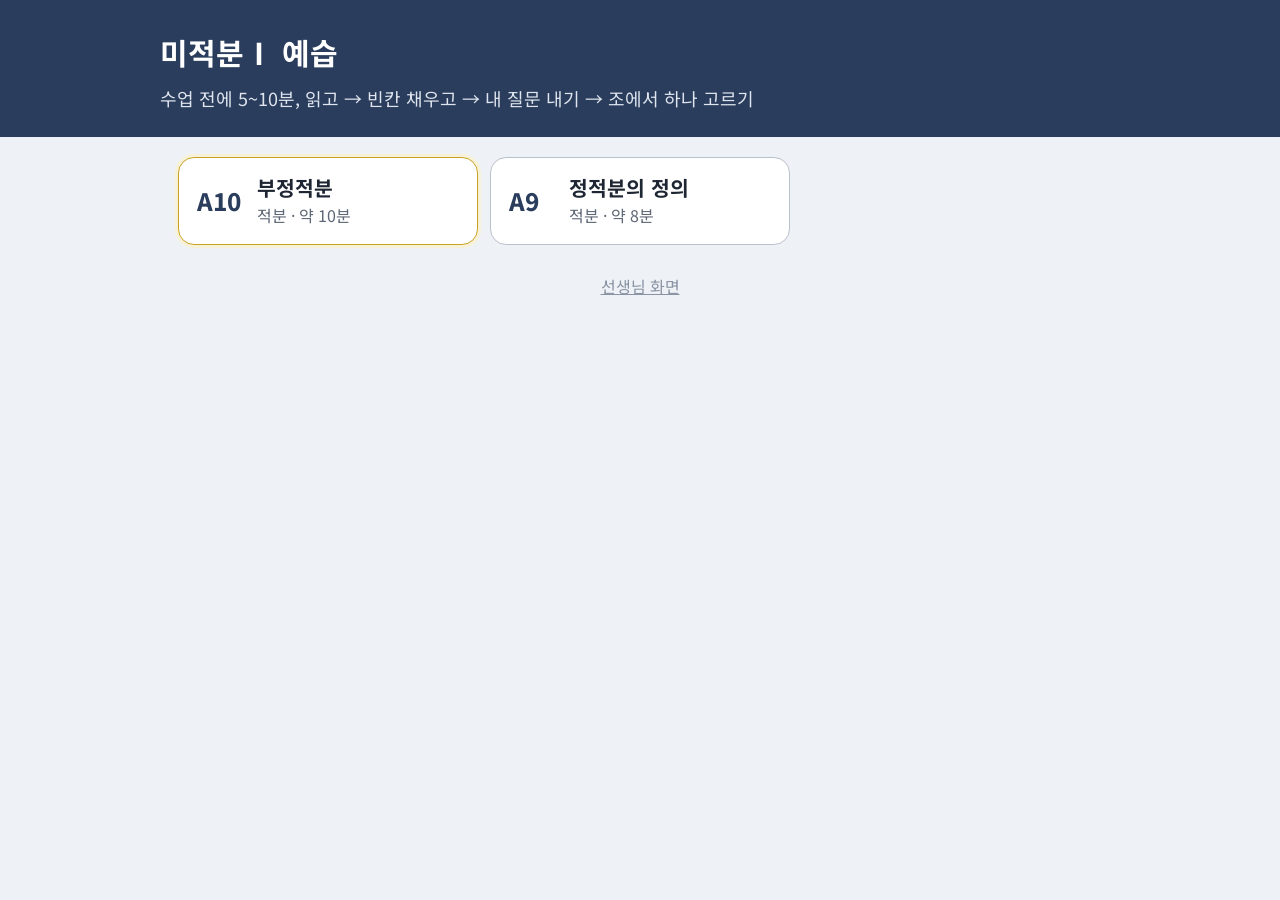
<file: site/index.html>
<!DOCTYPE html>
<html lang="ko">
<head>
<meta charset="utf-8">
<meta name="viewport" content="width=device-width,initial-scale=1,viewport-fit=cover">
<title>미적분Ⅰ 예습</title>
<link rel="preconnect" href="https://fonts.googleapis.com"><link rel="preconnect" href="https://fonts.gstatic.com" crossorigin>
<link href="https://fonts.googleapis.com/css2?family=Noto+Sans+KR:wght@400;500;700;800&display=swap" rel="stylesheet">
<link rel="stylesheet" href="assets/style.css">
<script src="config.js"></script>
</head>
<body>
<div class="hero"><div class="hin"><h1 id="ttl">미적분Ⅰ 예습</h1><p>수업 전에 5~10분, 읽고 → 빈칸 채우고 → 내 질문 내기 → 조에서 하나 고르기</p></div></div>
<div class="wrap">
  <div id="list"><p class="guide">예습 목록을 불러오는 중…</p></div>
  <div class="foot"><a href="teacher.html">선생님 화면</a></div>
</div>
<script>
(function () {
  var C = window.YESEUP_CONFIG || {};
  document.getElementById("ttl").textContent = (C.COURSE || "미적분Ⅰ") + " 예습";
  function esc(s) { return String(s).replace(/[&<>"']/g, function (c) { return { "&": "&amp;", "<": "&lt;", ">": "&gt;", '"': "&quot;", "'": "&#39;" }[c]; }); }
  function stateOf(id) { try { return JSON.parse(localStorage.getItem("yeseup_" + id)) || {}; } catch (e) { return {}; } }
  fetch("lessons.json", { cache: "no-cache" }).then(function (r) { return r.json(); }).then(function (ls) {
    ls = ls.slice().reverse(); // 최근 차시가 위로
    document.getElementById("list").innerHTML = ls.map(function (l, i) {
      var s = stateOf(l.id), st = s.submitted ? "질문 냄 ✓" : (s.blanks && Object.keys(s.blanks).length ? "하는 중" : "");
      return '<a class="lesson' + (i === 0 ? " new" : "") + '" href="' + esc(l.file) + '"><span class="no">' + esc(l.id) + '</span><span><div class="t">' + esc(l.title) +
        '</div><div class="s">' + esc(l.unit || "") + " · 약 " + (l.minutes || 7) + '분</div></span><span class="st' + (s.submitted ? " on" : "") + '">' + st + "</span></a>";
    }).join("");
  }).catch(function () {
    document.getElementById("list").innerHTML = '<p class="guide">목록을 불러오지 못했어. 잠시 뒤 새로고침해 줘.</p>';
  });
})();
</script>
</body>
</html>
</file>
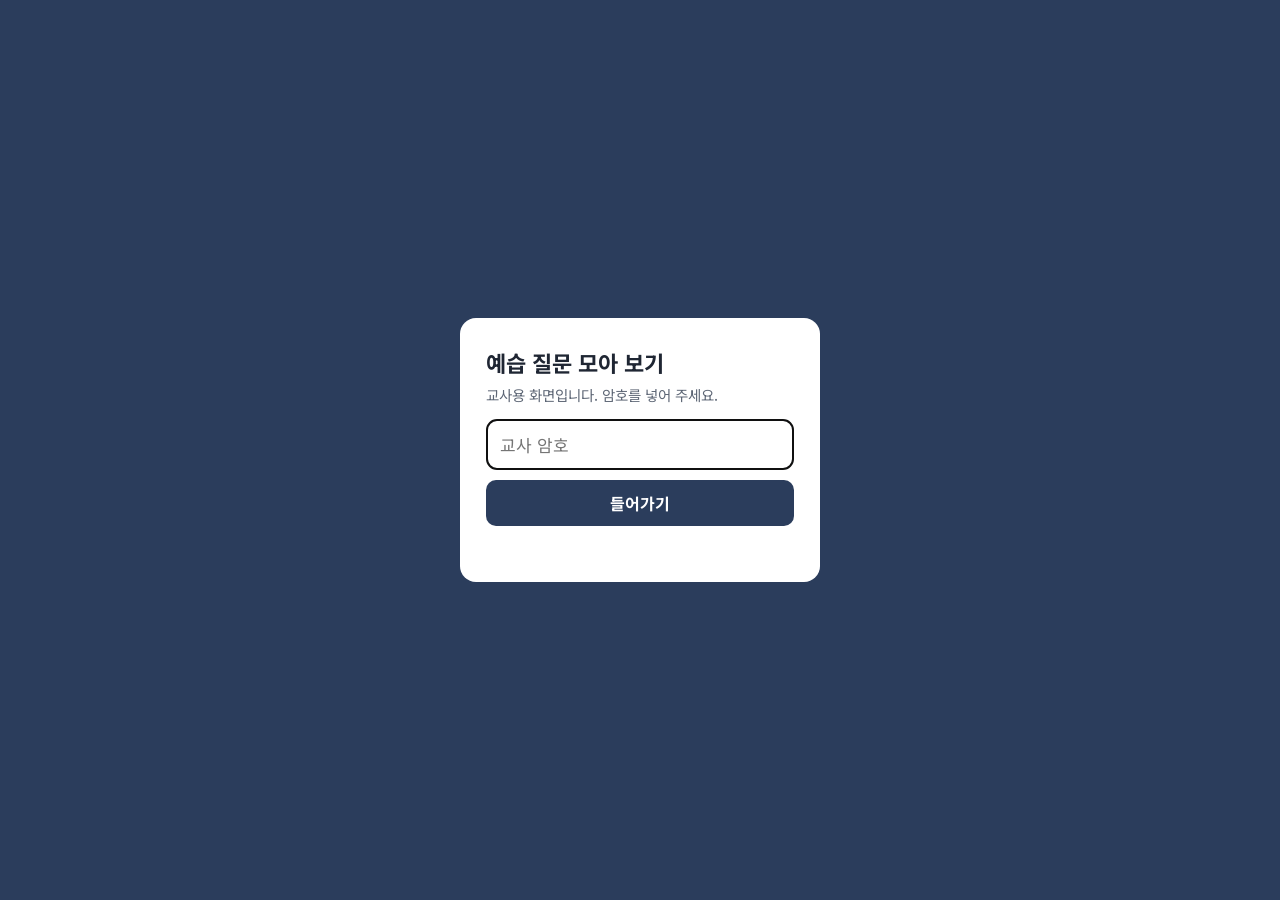
<file: site/teacher.html>
<!DOCTYPE html>
<html lang="ko">
<head>
<meta charset="utf-8">
<meta name="viewport" content="width=device-width,initial-scale=1">
<meta name="robots" content="noindex">
<title>예습 질문 모아 보기 · 교사</title>
<link rel="preconnect" href="https://fonts.googleapis.com"><link rel="preconnect" href="https://fonts.gstatic.com" crossorigin>
<link href="https://fonts.googleapis.com/css2?family=Noto+Sans+KR:wght@400;500;700;800&display=swap" rel="stylesheet">
<link rel="stylesheet" href="assets/teacher.css">
<script defer src="config.js"></script>
<script defer src="assets/api.js"></script>
<script defer src="assets/teacher.js"></script>
</head>
<body>
<div id="login" class="login">
  <form id="lform">
    <h1>예습 질문 모아 보기</h1>
    <p>교사용 화면입니다. 암호를 넣어 주세요.</p>
    <input id="key" type="password" autocomplete="current-password" placeholder="교사 암호">
    <button type="submit">들어가기</button>
    <div id="lmsg" class="lmsg"></div>
  </form>
</div>

<header class="tbar">
  <div class="tl">
    <a href="index.html" class="home">예습</a>
    <h1>질문 모아 보기</h1>
    <select id="lesson" title="차시"></select>
  </div>
  <nav class="tabs" id="tabs">
    <button data-v="group" class="on">조별</button>
    <button data-v="pick">조 대표</button>
    <button data-v="tag">분류별</button>
    <button data-v="star">★ 다룰 질문</button>
  </nav>
  <div class="tools">
    <button id="selBtn" title="여러 질문을 골라 비슷한 것끼리 묶기">묶기</button>
    <button id="tagBtn">분류 관리</button>
    <label class="tg"><input type="checkbox" id="hidChk"> 숨긴 질문</label>
    <label class="tg"><input type="checkbox" id="autoChk" checked> 자동 새로고침</label>
    <button id="refBtn">새로고침</button>
    <a id="sheetBtn" target="_blank" rel="noopener" hidden>시트 열기</a>
  </div>
</header>
<div id="demo" class="demo" hidden>체험 모드 — 아직 구글 시트와 연결되지 않았습니다(config.js의 API_URL). 질문이 이 기기에만 저장됩니다.
  <button id="seed">예시 질문 넣기</button><button id="clear">비우기</button></div>
<div class="status" id="status"></div>
<main id="board"></main>
<div class="selbar" id="selbar" hidden><span id="selN"></span><button id="doCluster">묶기</button><button id="unCluster">묶음 풀기</button><button id="selCancel">끝내기</button></div>

<div class="zoom" id="zoom" hidden>
  <div class="zmeta"><span id="zg"></span><span id="zi"></span><button id="zfull">전체 화면</button><button id="zclose">닫기 ✕</button></div>
  <div class="ztext" id="zt"></div>
  <div class="ztools" id="ztools"></div>
  <button class="znav prev" id="zprev" aria-label="이전">‹</button><button class="znav next" id="znext" aria-label="다음">›</button>
</div>
<div class="modal" id="modal" hidden></div>
<div class="toast" id="toast"></div>
</body>
</html>
</file>
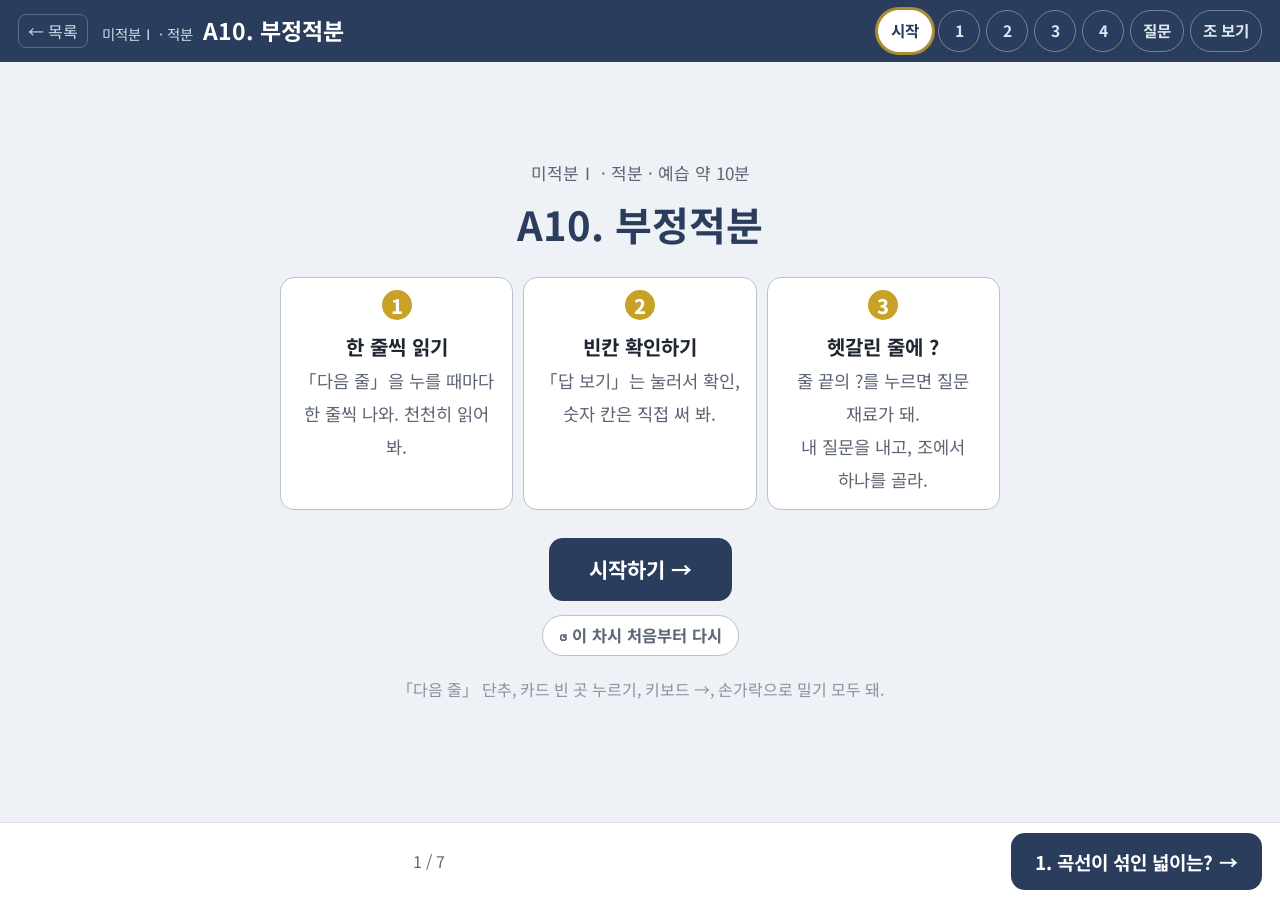
<file: site/lessons/A10.html>
<!DOCTYPE html>
<html lang="ko">
<head>
<meta charset="utf-8">
<meta name="viewport" content="width=device-width,initial-scale=1,viewport-fit=cover">
<title>A10 예습 · 부정적분</title>
<link rel="preconnect" href="https://fonts.googleapis.com"><link rel="preconnect" href="https://fonts.gstatic.com" crossorigin>
<link href="https://fonts.googleapis.com/css2?family=Noto+Sans+KR:wght@400;500;700;800&display=swap" rel="stylesheet">
<link rel="stylesheet" href="../assets/katex/katex.min.css">
<link rel="stylesheet" href="../assets/style.css">
<script defer src="../assets/katex/katex.min.js"></script>
<script defer src="../assets/katex/auto-render.min.js"></script>
<script defer src="../config.js"></script>
<script defer src="../assets/api.js"></script>
<script>
/* ───────── A10 예습 자료 (이 부분만 차시마다 바뀜) ─────────
   seq = 한 줄씩 나오는 문장들. p(설명) f(핵심 식 상자) ex(예시 상자) note(덤)
   fig = 이 줄에서 그림을 몇 단계까지 보일지, q = 줄 끝 ?를 눌렀을 때 질문 재료 이름
   [[b1]] = 빈칸. reveal(수식·용어: 누르면 답 보기/숨기기) / num(숫자: 직접 써서 확인) */
window.LESSON = {
 "id": "A10",
 "title": "부정적분",
 "unit": "적분",
 "minutes": 10,
 "cards": [
  {
   "tag": "지난 시간",
   "title": "곡선이 섞인 넓이는?",
   "seq": [
    {
     "p": "지난 시간에 정적분을 넓이로 정의했어.",
     "fig": 0
    },
    {
     "p": "직선으로 둘러싸인 도형은 넓이 공식으로 값을 구했지.",
     "fig": 1
    },
    {
     "ex": "$\\displaystyle\\int_0^1 x\\,dx$는 삼각형 넓이니까 [[b1]]",
     "fig": 1
    },
    {
     "p": "그럼 곡선 $y=x^2$ 아래 넓이 $S$는 얼마일까?",
     "fig": 3
    },
    {
     "p": "그림을 보면 $S$가 삼각형보다 작다는 것만 알 수 있어.",
     "fig": 3,
     "q": "$S$가 삼각형보다 작다는 것만 아는 것",
     "frames": {
      "how": "곡선 y=x² 아래의 넓이 S는 어떻게 구할 수 있을까?"
     }
    },
    {
     "f": "곡선이 섞인 넓이는<br>넓이 공식으로 직접 구할 수 없어.",
     "q": "곡선이 섞인 넓이를 직접 구할 수 없는 것"
    },
    {
     "note": "그래서 새 도구가 필요해. 미분을 거꾸로 하는 '부정적분'부터 시작하자."
    }
   ],
   "blanks": {
    "b1": {
     "type": "num",
     "answer": [
      "1/2",
      "0.5"
     ],
     "show": "$\\dfrac12$",
     "hint": "밑변 1, 높이 1인 삼각형이야. 분수는 1/2처럼 써."
    }
   },
   "figure": "<svg viewBox=\"0 0 320 220\" xmlns=\"http://www.w3.org/2000/svg\" font-family=\"Noto Sans KR, sans-serif\" font-size=\"13\"><g data-l=\"0\"><line x1=\"28\" y1=\"177.8\" x2=\"296\" y2=\"177.8\" stroke=\"#8a93a3\" stroke-width=\"1.3\"/><polygon points=\"290,173.8 298,177.8 290,181.8\" fill=\"#8a93a3\"/><line x1=\"72.1\" y1=\"202\" x2=\"72.1\" y2=\"18\" stroke=\"#8a93a3\" stroke-width=\"1.3\"/><polygon points=\"68.1,24 72.1,16 76.1,24\" fill=\"#8a93a3\"/><text x=\"292\" y=\"193.8\" fill=\"#5d6675\" font-style=\"italic\">x</text><text x=\"78.1\" y=\"28\" fill=\"#5d6675\" font-style=\"italic\">y</text><text x=\"61.1\" y=\"192.8\" fill=\"#5d6675\">O</text></g><g data-l=\"1\"><polygon points=\"72.1,177.8 229.8,177.8 229.8,56.7\" fill=\"#fbe9ee\" stroke=\"#d58a9d\" stroke-width=\"1.2\" stroke-dasharray=\"4 3\"/><polyline points=\"56.4,189.9 59.9,187.2 63.5,184.4 67.0,181.7 70.6,179.0 74.1,176.3 77.7,173.6 81.2,170.8 84.8,168.1 88.3,165.4 91.8,162.7 95.4,159.9 98.9,157.2 102.5,154.5 106.0,151.8 109.6,149.0 113.1,146.3 116.7,143.6 120.2,140.9 123.8,138.1 127.3,135.4 130.9,132.7 134.4,130.0 138.0,127.3 141.5,124.5 145.1,121.8 148.6,119.1 152.1,116.4 155.7,113.6 159.2,110.9 162.8,108.2 166.3,105.5 169.9,102.7 173.4,100.0 177.0,97.3 180.5,94.6 184.1,91.8 187.6,89.1 191.2,86.4 194.7,83.7 198.3,80.9 201.8,78.2 205.4,75.5 208.9,72.8 212.4,70.1 216.0,67.3 219.5,64.6 223.1,61.9 226.6,59.2 230.2,56.4 233.7,53.7 237.3,51.0 240.8,48.3 244.4,45.5 247.9,42.8 251.5,40.1 255.0,37.4 258.6,34.6 262.1,31.9 265.7,29.2 269.2,26.5\" fill=\"none\" stroke=\"#7d8aa0\" stroke-width=\"1.8\"/><text x=\"274.2\" y=\"36.5\" fill=\"#7d8aa0\" font-size=\"13\" text-anchor=\"start\" font-weight=\"700\">y=x</text><line x1=\"229.8\" y1=\"177.8\" x2=\"229.8\" y2=\"56.7\" stroke=\"#5d6675\" stroke-width=\"1.2\" stroke-dasharray=\"3 3\"/><line x1=\"229.8\" y1=\"174.8\" x2=\"229.8\" y2=\"180.8\" stroke=\"#8a93a3\"/><text x=\"229.8\" y=\"193.8\" fill=\"#2b3d5c\" font-size=\"13\" text-anchor=\"middle\" font-weight=\"700\">1</text><line x1=\"69.1\" y1=\"56.7\" x2=\"75.1\" y2=\"56.7\" stroke=\"#8a93a3\"/><text x=\"66.1\" y=\"60.7\" fill=\"#5d6675\" font-size=\"13\" text-anchor=\"end\">1</text></g><g data-l=\"2\"><polyline points=\"24.8,166.9 28.7,168.6 32.5,170.1 36.3,171.5 40.1,172.8 43.9,173.9 47.7,174.9 51.5,175.7 55.3,176.4 59.1,177.0 62.9,177.4 66.8,177.6 70.6,177.8 74.4,177.8 78.2,177.6 82.0,177.3 85.8,176.9 89.6,176.3 93.4,175.6 97.2,174.7 101.0,173.7 104.9,172.6 108.7,171.3 112.5,169.9 116.3,168.3 120.1,166.6 123.9,164.7 127.7,162.7 131.5,160.6 135.3,158.3 139.1,155.9 143.0,153.4 146.8,150.7 150.6,147.8 154.4,144.8 158.2,141.7 162.0,138.5 165.8,135.1 169.6,131.5 173.4,127.8 177.2,124.0 181.0,120.0 184.9,115.9 188.7,111.7 192.5,107.3 196.3,102.7 200.1,98.0 203.9,93.2 207.7,88.3 211.5,83.2 215.3,77.9 219.1,72.5 223.0,67.0 226.8,61.3 230.6,55.5 234.4,49.6 238.2,43.5 242.0,37.2 245.8,30.9 249.6,24.4\" fill=\"none\" stroke=\"#2b3d5c\" stroke-width=\"2.4\"/><text x=\"237.6\" y=\"35.3\" fill=\"#2b3d5c\" font-size=\"13\" text-anchor=\"end\" font-weight=\"700\">y=x²</text></g><g data-l=\"3\"><polygon points=\"72.1,177.8 72.1,177.8 74.8,177.8 77.4,177.7 80.0,177.5 82.7,177.3 85.3,176.9 87.9,176.6 90.5,176.1 93.2,175.6 95.8,175.1 98.4,174.4 101.0,173.7 103.7,172.9 106.3,172.1 108.9,171.2 111.6,170.2 114.2,169.2 116.8,168.1 119.4,166.9 122.1,165.7 124.7,164.3 127.3,163.0 129.9,161.5 132.6,160.0 135.2,158.4 137.8,156.8 140.5,155.1 143.1,153.3 145.7,151.4 148.3,149.5 151.0,147.5 153.6,145.5 156.2,143.4 158.8,141.2 161.5,138.9 164.1,136.6 166.7,134.2 169.4,131.8 172.0,129.2 174.6,126.6 177.2,124.0 179.9,121.3 182.5,118.5 185.1,115.6 187.7,112.7 190.4,109.7 193.0,106.6 195.6,103.5 198.3,100.3 200.9,97.1 203.5,93.7 206.1,90.3 208.8,86.9 211.4,83.3 214.0,79.7 216.7,76.1 219.3,72.3 221.9,68.5 224.5,64.7 227.2,60.7 229.8,56.7 229.8,177.8\" fill=\"#f7d3dc\"/><polyline points=\"72.1,177.8 75.1,177.7 78.0,177.6 81.0,177.4 83.9,177.1 86.9,176.7 89.8,176.3 92.7,175.7 95.7,175.1 98.6,174.4 101.6,173.6 104.5,172.7 107.5,171.7 110.4,170.7 113.3,169.5 116.3,168.3 119.2,167.0 122.2,165.6 125.1,164.1 128.1,162.6 131.0,160.9 133.9,159.2 136.9,157.4 139.8,155.5 142.8,153.5 145.7,151.4 148.7,149.3 151.6,147.0 154.5,144.7 157.5,142.3 160.4,139.8 163.4,137.3 166.3,134.6 169.3,131.9 172.2,129.0 175.1,126.1 178.1,123.1 181.0,120.0 184.0,116.9 186.9,113.6 189.9,110.3 192.8,106.9 195.7,103.4 198.7,99.8 201.6,96.1 204.6,92.4 207.5,88.5 210.5,84.6 213.4,80.6 216.3,76.5 219.3,72.3 222.2,68.1 225.2,63.7 228.1,59.3 231.0,54.8 234.0,50.2 236.9,45.5 239.9,40.7 242.8,35.9 245.8,31.0 248.7,25.9\" fill=\"none\" stroke=\"#2b3d5c\" stroke-width=\"2.4\"/><polyline points=\"72.1,177.8 74.8,175.8 77.4,173.8 80.0,171.7 82.7,169.7 85.3,167.7 87.9,165.7 90.5,163.7 93.2,161.6 95.8,159.6 98.4,157.6 101.0,155.6 103.7,153.6 106.3,151.6 108.9,149.5 111.6,147.5 114.2,145.5 116.8,143.5 119.4,141.5 122.1,139.5 124.7,137.4 127.3,135.4 129.9,133.4 132.6,131.4 135.2,129.4 137.8,127.4 140.5,125.3 143.1,123.3 145.7,121.3 148.3,119.3 151.0,117.3 153.6,115.2 156.2,113.2 158.8,111.2 161.5,109.2 164.1,107.2 166.7,105.2 169.4,103.1 172.0,101.1 174.6,99.1 177.2,97.1 179.9,95.1 182.5,93.1 185.1,91.0 187.7,89.0 190.4,87.0 193.0,85.0 195.6,83.0 198.3,80.9 200.9,78.9 203.5,76.9 206.1,74.9 208.8,72.9 211.4,70.9 214.0,68.8 216.7,66.8 219.3,64.8 221.9,62.8 224.5,60.8 227.2,58.8 229.8,56.7\" fill=\"none\" stroke=\"#d58a9d\" stroke-width=\"1.2\" stroke-dasharray=\"4 3\"/><text x=\"188.8\" y=\"162.1\" fill=\"#c7365a\" font-size=\"16\" text-anchor=\"middle\" font-weight=\"700\">S</text><text x=\"139.9\" y=\"123.3\" fill=\"#c7365a\" font-size=\"13\" text-anchor=\"end\" font-weight=\"700\">S = ?</text></g></svg>",
   "caption": "삼각형(점선)은 공식으로, 곡선 아래 $S$는?",
   "confuse": {
    "frames": {
     "why": "왜 곡선이 섞인 넓이는 직접 구할 수 없을까?",
     "diff": "삼각형의 넓이와 곡선 아래의 넓이는 무엇이 다를까?",
     "if": "만약 곡선을 아주 짧은 직선들로 잘게 나누면 어떻게 될까?",
     "how": "곡선 y=x² 아래의 넓이 S는 어떻게 구할 수 있을까?"
    }
   },
   "teacherNote": "$S=\\frac13$이지만 예습에서는 말하지 않음. '삼각형보다 작다'까지만. 정확한 값은 미적분의 기본정리 차시에서 부정적분으로 구한다는 예고."
  },
  {
   "tag": "정의",
   "today": true,
   "title": "미분을 거꾸로: 부정적분",
   "seq": [
    {
     "p": "미분하면 $2x$가 되는 함수를 찾아보자.",
     "fig": 0
    },
    {
     "ex": "<span class='nb'>$(x^2)'=$ [[b9]]</span>",
     "fig": 1
    },
    {
     "ex": "$(x^2+1)'$, &nbsp;$(x^2-3)'$도 모두 [[b10]]",
     "fig": 3
    },
    {
     "p": "이 함수들을 모두 $2x$의 [[b2]]이라고 해.",
     "fig": 4,
     "q": "미분하면 $2x$가 되는 함수가 여러 개인 것",
     "frames": {
      "why": "왜 미분하면 2x가 되는 함수는 하나가 아닐까?"
     }
    },
    {
     "f": "$\\displaystyle\\int f(x)\\,dx=$ [[b8]]<br><span class='fcap'>$F'(x)=f(x)$ &nbsp;·&nbsp; $C$: [[b3]]</span>",
     "q": "기호 $\\int f(x)\\,dx$와 $+C$",
     "frames": {
      "why": "왜 적분상수 C를 꼭 붙일까?",
      "diff": "부정적분과 정적분은 무엇이 다를까?",
      "if": "만약 C를 빼고 쓰면 무엇이 틀리게 될까?",
      "how": "C의 값은 어떻게 구할 수 있을까?"
     }
    },
    {
     "ex": "$y=x^2+C$가 $(0,\\,3)$을 지나면 $C=$[[b4]]",
     "fig": 5,
     "q": "조건이 있으면 $C$가 정해지는 것",
     "frames": {
      "how": "C의 값은 어떻게 구할 수 있을까?"
     }
    }
   ],
   "blanks": {
    "b9": {
     "type": "reveal",
     "show": "$2x$"
    },
    "b10": {
     "type": "reveal",
     "show": "$2x$"
    },
    "b2": {
     "type": "reveal",
     "show": "부정적분"
    },
    "b8": {
     "type": "reveal",
     "show": "$F(x)+C$"
    },
    "b3": {
     "type": "reveal",
     "show": "적분상수"
    },
    "b4": {
     "type": "num",
     "answer": [
      "3"
     ],
     "show": "$3$",
     "hint": "$x=0$을 넣으면 $0+C=3$"
    }
   },
   "figure": "<svg viewBox=\"0 0 320 220\" xmlns=\"http://www.w3.org/2000/svg\" font-family=\"Noto Sans KR, sans-serif\" font-size=\"13\"><g data-l=\"0\"><line x1=\"28\" y1=\"132.6\" x2=\"296\" y2=\"132.6\" stroke=\"#8a93a3\" stroke-width=\"1.3\"/><polygon points=\"290,128.6 298,132.6 290,136.6\" fill=\"#8a93a3\"/><line x1=\"156.4\" y1=\"202\" x2=\"156.4\" y2=\"18\" stroke=\"#8a93a3\" stroke-width=\"1.3\"/><polygon points=\"152.4,24 156.4,16 160.4,24\" fill=\"#8a93a3\"/><text x=\"292\" y=\"148.6\" fill=\"#5d6675\" font-style=\"italic\">x</text><text x=\"162.4\" y=\"28\" fill=\"#5d6675\" font-style=\"italic\">y</text><text x=\"145.4\" y=\"147.6\" fill=\"#5d6675\">O</text></g><g data-l=\"1\"><polyline points=\"16.1,22.9 20.9,30.3 25.8,37.5 30.6,44.4 35.4,51.1 40.3,57.5 45.1,63.6 50.0,69.5 54.8,75.1 59.6,80.4 64.5,85.5 69.3,90.3 74.2,94.9 79.0,99.2 83.8,103.2 88.7,107.0 93.5,110.5 98.3,113.8 103.2,116.8 108.0,119.5 112.9,122.0 117.7,124.2 122.5,126.2 127.4,127.9 132.2,129.3 137.1,130.5 141.9,131.4 146.7,132.0 151.6,132.4 156.4,132.6 161.3,132.4 166.1,132.0 170.9,131.4 175.8,130.5 180.6,129.3 185.5,127.9 190.3,126.2 195.1,124.2 200.0,122.0 204.8,119.5 209.6,116.8 214.5,113.8 219.3,110.5 224.2,107.0 229.0,103.2 233.8,99.2 238.7,94.9 243.5,90.3 248.4,85.5 253.2,80.4 258.0,75.1 262.9,69.5 267.7,63.6 272.6,57.5 277.4,51.1 282.2,44.4 287.1,37.5 291.9,30.3 296.7,22.9\" fill=\"none\" stroke=\"#2b3d5c\" stroke-width=\"2.4\"/><text x=\"287.2\" y=\"28.4\" fill=\"#2b3d5c\" font-size=\"13\" text-anchor=\"end\" font-weight=\"700\">y=x²</text></g><g data-l=\"2\"><polyline points=\"44.7,45.8 48.5,50.3 52.2,54.7 55.9,59.0 59.6,63.1 63.4,67.0 67.1,70.8 70.8,74.4 74.5,77.9 78.2,81.2 82.0,84.3 85.7,87.4 89.4,90.2 93.1,92.9 96.9,95.5 100.6,97.8 104.3,100.1 108.0,102.2 111.7,104.1 115.5,105.9 119.2,107.5 122.9,109.0 126.6,110.3 130.4,111.4 134.1,112.4 137.8,113.3 141.5,114.0 145.2,114.5 149.0,114.9 152.7,115.1 156.4,115.2 160.1,115.1 163.9,114.9 167.6,114.5 171.3,114.0 175.0,113.3 178.8,112.4 182.5,111.4 186.2,110.3 189.9,109.0 193.6,107.5 197.4,105.9 201.1,104.1 204.8,102.2 208.5,100.1 212.2,97.8 216.0,95.5 219.7,92.9 223.4,90.2 227.1,87.4 230.9,84.3 234.6,81.2 238.3,77.9 242.0,74.4 245.8,70.8 249.5,67.0 253.2,63.1 256.9,59.0 260.6,54.7 264.4,50.3 268.1,45.8\" fill=\"none\" stroke=\"#6f86a8\" stroke-width=\"1.8\"/><text x=\"159.8\" y=\"102.7\" fill=\"#6f86a8\" font-size=\"12\" text-anchor=\"start\" font-weight=\"700\">x²+1</text></g><g data-l=\"3\"><polyline points=\"0.1,48.6 5.3,57.5 10.5,66.1 15.7,74.4 20.9,82.4 26.1,90.1 31.4,97.5 36.6,104.7 41.8,111.5 47.0,118.0 52.2,124.2 57.4,130.1 62.6,135.6 67.8,140.9 73.0,145.9 78.2,150.6 83.5,155.0 88.7,159.1 93.9,162.9 99.1,166.3 104.3,169.5 109.5,172.4 114.7,175.0 119.9,177.2 125.1,179.2 130.4,180.9 135.6,182.2 140.8,183.3 146.0,184.0 151.2,184.5 156.4,184.6 161.6,184.5 166.8,184.0 172.0,183.3 177.3,182.2 182.5,180.9 187.7,179.2 192.9,177.2 198.1,175.0 203.3,172.4 208.5,169.5 213.7,166.3 219.0,162.9 224.2,159.1 229.4,155.0 234.6,150.6 239.8,145.9 245.0,140.9 250.2,135.6 255.4,130.1 260.6,124.2 265.9,118.0 271.1,111.5 276.3,104.7 281.5,97.5 286.7,90.1 291.9,82.4 297.1,74.4 302.3,66.1 307.5,57.5 312.8,48.6\" fill=\"none\" stroke=\"#6f86a8\" stroke-width=\"1.8\"/><text x=\"286.8\" y=\"104.8\" fill=\"#6f86a8\" font-size=\"13\" text-anchor=\"start\" font-weight=\"700\">x²−3</text></g><g data-l=\"4\"><line x1=\"187.1\" y1=\"113.5\" x2=\"237.4\" y2=\"82.2\" stroke=\"#e7733b\" stroke-width=\"2.2\"/><circle cx=\"212.2\" cy=\"97.8\" r=\"3\" fill=\"#e7733b\"/><line x1=\"187.1\" y1=\"130.8\" x2=\"237.4\" y2=\"99.6\" stroke=\"#e7733b\" stroke-width=\"2.2\"/><circle cx=\"212.2\" cy=\"115.2\" r=\"3\" fill=\"#e7733b\"/><line x1=\"187.1\" y1=\"182.9\" x2=\"237.4\" y2=\"151.7\" stroke=\"#e7733b\" stroke-width=\"2.2\"/><circle cx=\"212.2\" cy=\"167.3\" r=\"3\" fill=\"#e7733b\"/><line x1=\"212.2\" y1=\"129.6\" x2=\"212.2\" y2=\"135.6\" stroke=\"#8a93a3\"/><text x=\"212.2\" y=\"148.6\" fill=\"#5d6675\" font-size=\"13\" text-anchor=\"middle\">1</text><text x=\"243.0\" y=\"188.1\" fill=\"#b4521f\" font-size=\"11.5\" text-anchor=\"start\" font-weight=\"700\">기울기 모두 2</text></g><g data-l=\"5\"><polyline points=\"67.1,36.1 70.1,39.0 73.0,41.8 76.0,44.5 79.0,47.1 82.0,49.6 84.9,52.1 87.9,54.4 90.9,56.6 93.9,58.7 96.9,60.7 99.8,62.7 102.8,64.5 105.8,66.2 108.8,67.9 111.7,69.4 114.7,70.8 117.7,72.1 120.7,73.4 123.7,74.5 126.6,75.6 129.6,76.5 132.6,77.3 135.6,78.1 138.6,78.7 141.5,79.3 144.5,79.7 147.5,80.0 150.5,80.3 153.4,80.4 156.4,80.5 159.4,80.4 162.4,80.3 165.4,80.0 168.3,79.7 171.3,79.3 174.3,78.7 177.3,78.1 180.2,77.3 183.2,76.5 186.2,75.6 189.2,74.5 192.2,73.4 195.1,72.1 198.1,70.8 201.1,69.4 204.1,67.9 207.0,66.2 210.0,64.5 213.0,62.7 216.0,60.7 219.0,58.7 221.9,56.6 224.9,54.4 227.9,52.1 230.9,49.6 233.8,47.1 236.8,44.5 239.8,41.8 242.8,39.0 245.8,36.1\" fill=\"none\" stroke=\"#c8a226\" stroke-width=\"2.2\" stroke-dasharray=\"5 3\"/><circle cx=\"156.4\" cy=\"80.5\" r=\"4.5\" fill=\"#c8a226\" stroke=\"#fff\" stroke-width=\"1.5\"/><text x=\"163.4\" y=\"74.5\" fill=\"#8a6d10\" font-size=\"12\" text-anchor=\"start\" font-weight=\"700\">(0, 3)</text></g></svg>",
   "caption": "$y=x^2+C$ — 상수항만 다른 그래프들",
   "confuse": {
    "frames": {
     "why": "왜 적분상수 C를 꼭 붙일까?",
     "diff": "부정적분과 정적분은 무엇이 다를까?",
     "if": "만약 C를 빼고 쓰면 무엇이 틀리게 될까?",
     "how": "C의 값은 어떻게 구할 수 있을까?"
    }
   },
   "teacherNote": "'부정(不定)' = 하나로 정할 수 없다. 그래프를 위아래로 옮겨도 접선의 기울기가 같다는 그림으로 $+C$를 이해시키기. 마지막 예시는 수업 활동 3(조건으로 $C$ 정하기) 예고."
  },
  {
   "tag": "공식 ①",
   "today": true,
   "title": "$x^n$의 부정적분",
   "seq": [
    {
     "p": "부정적분을 구하는 것을 '적분한다'고 해.",
     "fig": 0
    },
    {
     "ex": "$\\left(\\tfrac13x^3\\right)'=x^2$이니까 $\\int x^2\\,dx=\\tfrac13x^3+C$",
     "fig": 3
    },
    {
     "f": "$\\displaystyle\\int x^n\\,dx=$ [[b5]]<br><span class='fcap'>$n$은 양의 정수</span>",
     "fig": 4,
     "q": "$x^n$의 부정적분 공식",
     "frames": {
      "why": "왜 지수를 1 올리고 그 수로 나눌까?",
      "if": "만약 n=0이면 공식이 ∫1dx=x+C와 같아질까?"
     }
    },
    {
     "f": "$\\displaystyle\\int 1\\,dx=x+C$"
    },
    {
     "ex": "$\\displaystyle\\int x^8\\,dx=$ [[b6]]$x^9+C$"
    },
    {
     "note": "적분한 다음에는 미분해서 원래 함수가 나오는지 확인해.",
     "q": "미분해서 확인하는 것",
     "frames": {
      "how": "부정적분이 맞았는지는 어떻게 확인할 수 있을까?"
     }
    }
   ],
   "blanks": {
    "b5": {
     "type": "reveal",
     "show": "$\\dfrac{1}{n+1}x^{n+1}+C$"
    },
    "b6": {
     "type": "num",
     "answer": [
      "1/9"
     ],
     "show": "$\\dfrac19$",
     "hint": "지수 8 → 9로 올리고, 9로 나눠. 분수는 1/9처럼 써."
    }
   },
   "figure": "<svg viewBox=\"0 0 320 146\" xmlns=\"http://www.w3.org/2000/svg\" font-family=\"Noto Sans KR, sans-serif\" font-size=\"13\"><g data-l=\"1\"><rect x=\"18\" y=\"8\" width=\"112\" height=\"42\" rx=\"9\" fill=\"#fff\" stroke=\"#2b3d5c\" stroke-width=\"1.6\"/><text x=\"74.0\" y=\"35.0\" text-anchor=\"middle\" font-size=\"17\" fill=\"#2b3d5c\" font-weight=\"700\">⅓x³ + C</text><rect x=\"198\" y=\"8\" width=\"104\" height=\"42\" rx=\"9\" fill=\"#fff\" stroke=\"#2b3d5c\" stroke-width=\"1.6\"/><text x=\"250.0\" y=\"35.0\" text-anchor=\"middle\" font-size=\"17\" fill=\"#2b3d5c\" font-weight=\"700\">x²</text></g><g data-l=\"2\"><line x1=\"134\" y1=\"19\" x2=\"187\" y2=\"19\" stroke=\"#2b3d5c\" stroke-width=\"2.4\"/><polygon points=\"194,19 184,13.5 184,24.5\" fill=\"#2b3d5c\"/><text x=\"164.0\" y=\"11\" text-anchor=\"middle\" font-size=\"13\" fill=\"#2b3d5c\" font-weight=\"700\">미분</text></g><g data-l=\"3\"><line x1=\"194\" y1=\"41\" x2=\"141\" y2=\"41\" stroke=\"#b4521f\" stroke-width=\"2.4\"/><polygon points=\"134,41 144,35.5 144,46.5\" fill=\"#b4521f\"/><text x=\"164.0\" y=\"60\" text-anchor=\"middle\" font-size=\"13\" fill=\"#b4521f\" font-weight=\"700\">부정적분</text></g><g data-l=\"4\"><line x1=\"18\" y1=\"80\" x2=\"302\" y2=\"80\" stroke=\"#e3e6ec\"/><rect x=\"18\" y=\"96\" width=\"112\" height=\"42\" rx=\"9\" fill=\"#fffdf2\" stroke=\"#c8a226\" stroke-width=\"1.6\"/><text x=\"74.0\" y=\"123.0\" text-anchor=\"middle\" font-size=\"17\" fill=\"#2b3d5c\" font-weight=\"700\"></text><text x=\"74\" y=\"123\" text-anchor=\"middle\" font-size=\"15\" fill=\"#2b3d5c\" font-weight=\"700\">x<tspan dy=\"-7\" font-size=\"11\">n+1</tspan><tspan dy=\"7\"> ÷ (n+1)</tspan></text><rect x=\"198\" y=\"96\" width=\"104\" height=\"42\" rx=\"9\" fill=\"#fffdf2\" stroke=\"#c8a226\" stroke-width=\"1.6\"/><text x=\"250.0\" y=\"123.0\" text-anchor=\"middle\" font-size=\"17\" fill=\"#2b3d5c\" font-weight=\"700\">xⁿ</text><line x1=\"194\" y1=\"117\" x2=\"141\" y2=\"117\" stroke=\"#b4521f\" stroke-width=\"2.4\"/><polygon points=\"134,117 144,111.5 144,122.5\" fill=\"#b4521f\"/><text x=\"164.0\" y=\"109\" text-anchor=\"middle\" font-size=\"13\" fill=\"#b4521f\" font-weight=\"700\">적분</text></g></svg>",
   "caption": "미분 ⇄ 부정적분",
   "confuse": {
    "frames": {
     "why": "왜 지수를 1 올리고 그 수로 나눌까?",
     "diff": "미분 공식과 부정적분 공식은 무엇이 다를까?",
     "if": "만약 n=0이면 공식이 ∫1dx=x+C와 같아질까?",
     "how": "부정적분이 맞았는지는 어떻게 확인할 수 있을까?"
    }
   },
   "teacherNote": "교과서 '함께하기' 표와 문제 3. $n=0$이면 $x^0=1$이라 $\\int 1\\,dx=x+C$와 같아짐(공식이 $n\\ge0$에서 성립). $n=-1$ 질문은 미적분Ⅰ 범위 밖."
  },
  {
   "tag": "공식 ②",
   "today": true,
   "title": "실수배, 합, 차의 부정적분",
   "seq": [
    {
     "p": "항이 여러 개면 항마다 따로 적분하면 돼."
    },
    {
     "f": "$\\displaystyle\\int kf(x)\\,dx=k\\int f(x)\\,dx$<br><span class='fcap'>$k$는 $0$이 아닌 실수</span>",
     "q": "실수배를 적분 기호 밖으로 빼는 것"
    },
    {
     "f": "$\\displaystyle\\int\\{f(x)\\pm g(x)\\}\\,dx=\\int f(x)\\,dx\\pm\\int g(x)\\,dx$",
     "q": "합·차를 따로 적분하는 것"
    },
    {
     "ex": "$\\displaystyle\\int(8x^3+4x)\\,dx$"
    },
    {
     "ex": "$=$[[b12]]$\\displaystyle\\int x^3\\,dx+$[[b13]]$\\displaystyle\\int x\\,dx$",
     "q": "항마다 쪼개고 계수를 밖으로 빼는 것",
     "frames": {
      "why": "왜 8과 4를 적분 기호 밖으로 뺄 수 있을까?"
     }
    },
    {
     "ex": "$=8\\cdot\\dfrac14x^4+4\\cdot\\dfrac12x^2+C$"
    },
    {
     "ex": "$=2x^4+$ [[b7]]$x^2+C$"
    },
    {
     "note": "적분상수가 여러 개 생겨도 하나의 $C$로 모아 써.",
     "q": "적분상수를 하나로 모아 쓰는 것",
     "frames": {
      "why": "왜 적분상수를 하나의 C로 모아 써도 될까?"
     }
    }
   ],
   "blanks": {
    "b12": {
     "type": "num",
     "answer": [
      "8"
     ],
     "show": "$8$",
     "hint": "$8x^3$에서 $8$을 밖으로 빼."
    },
    "b13": {
     "type": "num",
     "answer": [
      "4"
     ],
     "show": "$4$",
     "hint": "$4x$에서 $4$를 밖으로 빼."
    },
    "b7": {
     "type": "num",
     "answer": [
      "2"
     ],
     "show": "$2$",
     "hint": "$4\\times\\dfrac12$을 계산해 봐."
    }
   },
   "confuse": {
    "frames": {
     "why": "왜 적분상수를 하나의 C로 모아 써도 될까?",
     "diff": "미분의 실수배·합·차와 적분의 실수배·합·차는 무엇이 다를까?",
     "if": "만약 두 함수의 곱이면 따로 적분해도 될까?",
     "how": "(x−1)³처럼 괄호가 있는 식은 어떻게 적분할 수 있을까?"
    }
   },
   "teacherNote": "교과서 예제 1 (1). $8C_1+4C_2=C$로 묶는 이유를 짧게. 곱은 따로 적분하면 안 됨 → 전개한 뒤 적분(예제 1 (2))."
  }
 ],
 "example": "<p style='margin:6px 0 0'>어디서 막혔는지와 무엇이 궁금한지가 함께 있으면 좋은 질문이야.</p><p style='margin:6px 0 0'>예) 카드 2에서 $x^2+C$의 $C$는 아무 수나 된다고 했어.<br>그럼 답이 하나로 안 정해지는데, 시험에서는 $C$를 어떻게 써야 할까?</p>",
 "teacher": {
  "expected": [
   {
    "frame": "why",
    "q": "왜 적분상수 $C$를 꼭 붙여야 할까?",
    "link": "수업 활동 1: $x^2+C$ 그래프 가족, 미분해서 확인"
   },
   {
    "frame": "how",
    "q": "$C$의 값은 어떻게 구할 수 있을까?",
    "link": "수업 활동 3: $f'(x)$와 함숫값 하나로 $C$ 정하기(예제 2)"
   },
   {
    "frame": "why",
    "q": "왜 지수를 1 올리고 그 수로 나눌까?",
    "link": "수업 활동 2: 함께하기 표 채우기 → 미분해서 확인"
   },
   {
    "frame": "diff",
    "q": "부정적분과 정적분은 무엇이 다를까?",
    "link": "부정적분은 함수(+C), 정적분은 값 — 다음 차시(미적분의 기본정리)에서 연결"
   },
   {
    "frame": "how",
    "q": "곡선 $y=x^2$ 아래 넓이 $S$는 어떻게 구할까?",
    "link": "다음 차시 예고: $S=\\int_0^1x^2\\,dx=\\frac13$"
   }
  ]
 }
};
</script>
<script defer src="../assets/lesson.js"></script>
</head>
<body><div id="app"></div></body>
</html>
</file>
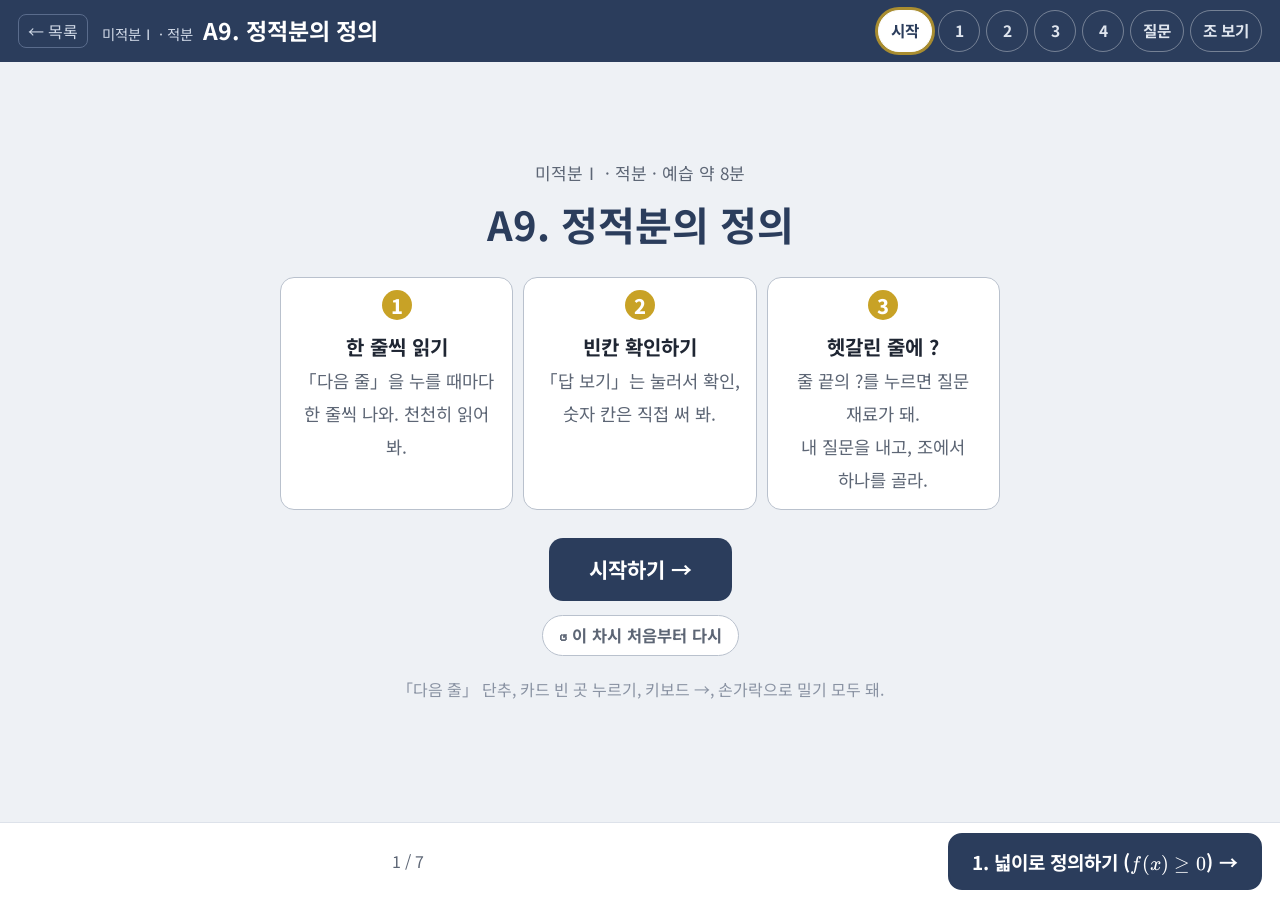
<file: site/lessons/A9.html>
<!DOCTYPE html>
<html lang="ko">
<head>
<meta charset="utf-8">
<meta name="viewport" content="width=device-width,initial-scale=1,viewport-fit=cover">
<title>A9 예습 · 정적분의 정의</title>
<link rel="preconnect" href="https://fonts.googleapis.com"><link rel="preconnect" href="https://fonts.gstatic.com" crossorigin>
<link href="https://fonts.googleapis.com/css2?family=Noto+Sans+KR:wght@400;500;700;800&display=swap" rel="stylesheet">
<link rel="stylesheet" href="../assets/katex/katex.min.css">
<link rel="stylesheet" href="../assets/style.css">
<script defer src="../assets/katex/katex.min.js"></script>
<script defer src="../assets/katex/auto-render.min.js"></script>
<script defer src="../config.js"></script>
<script defer src="../assets/api.js"></script>
<script>
/* ───────── A9 예습 자료 (이 부분만 차시마다 바뀜) ─────────
   seq = 한 줄씩 나오는 문장들. p(설명) f(핵심 식 상자) ex(예시 상자) note(덤)
   fig = 이 줄에서 그림을 몇 단계까지 보일지, q = 줄 끝 ?를 눌렀을 때 질문 재료 이름
   [[b1]] = 빈칸. reveal(수식·용어: 누르면 답 보기/숨기기) / num(숫자: 직접 써서 확인) */
window.LESSON = {
 "id": "A9",
 "title": "정적분의 정의",
 "unit": "적분",
 "minutes": 8,
 "cards": [
  {
   "tag": "정의 ①",
   "today": true,
   "title": "넓이로 정의하기 ($f(x)\\ge 0$)",
   "seq": [
    {
     "p": "함수 $f(x)$가 $[a,b]$에서 연속이고 $f(x)\\ge 0$일 때,",
     "fig": 1
    },
    {
     "p": "곡선 $y=f(x)$와 $x$축, 두 직선 $x=a$, $x=b$로 둘러싸인 도형의 넓이를 $S$라 하자.",
     "fig": 3,
     "q": "곡선과 $x$축 사이의 넓이 $S$"
    },
    {
     "p": "이 넓이를 $f(x)$의 $a$에서 $b$까지의 [[b1]]이라 하고 기호로 이렇게 나타내.",
     "q": "넓이를 정적분이라고 부르는 것"
    },
    {
     "f": "$\\displaystyle S=\\int_a^b f(x)\\,dx$<br><span class='fcap'>$a$: 아래끝 &nbsp;·&nbsp; $b$: 위끝</span>",
     "q": "정적분 기호 $\\int_a^b f(x)\\,dx$",
     "frames": {
      "why": "왜 정적분 기호에는 dx를 붙일까?",
      "how": "∫ₐᵇ f(x)dx의 값은 어떻게 구할 수 있을까?"
     }
    },
    {
     "ex": "$y=x$, $a=0$, $b=2$이면 $\\displaystyle\\int_0^2 x\\,dx$는 색칠한 삼각형의 넓이야."
    },
    {
     "ex": "밑변 $2$, 높이 $2$이니까 값은 [[b3]]"
    }
   ],
   "blanks": {
    "b1": {
     "type": "reveal",
     "show": "정적분"
    },
    "b3": {
     "type": "num",
     "answer": [
      "2"
     ],
     "show": "$2$",
     "hint": "삼각형 넓이 = 밑변 × 높이 ÷ 2"
    }
   },
   "figure": "<svg viewBox=\"0 0 320 220\" xmlns=\"http://www.w3.org/2000/svg\" font-family=\"Noto Sans KR, sans-serif\" font-size=\"13\"><g data-l=\"0\"><line x1=\"28.0\" y1=\"175.7\" x2=\"296.0\" y2=\"175.7\" stroke=\"#8a93a3\" stroke-width=\"1.3\"/><polygon points=\"290.0,171.7 298.0,175.7 290.0,179.7\" fill=\"#8a93a3\"/><line x1=\"73.0\" y1=\"202.0\" x2=\"73.0\" y2=\"20.0\" stroke=\"#8a93a3\" stroke-width=\"1.3\"/><polygon points=\"69.0,26.0 73.0,18.0 77.0,26.0\" fill=\"#8a93a3\"/><text x=\"292.0\" y=\"191.7\" fill=\"#5d6675\" font-style=\"italic\">x</text><text x=\"79.0\" y=\"28.0\" fill=\"#5d6675\" font-style=\"italic\">y</text><text x=\"62.0\" y=\"190.7\" fill=\"#5d6675\">O</text></g><g data-l=\"1\"><polyline points=\"43.0,196.7 49.0,192.5 55.0,188.3 61.0,184.1 67.0,179.9 73.0,175.7 79.0,171.5 85.0,167.3 91.0,163.1 97.0,158.9 103.0,154.7 109.0,150.5 115.0,146.3 121.0,142.1 127.0,137.9 133.0,133.7 139.0,129.5 145.0,125.2 151.0,121.0 157.0,116.8 163.0,112.6 169.0,108.4 175.0,104.2 181.0,100.0 187.0,95.8 193.0,91.6 199.0,87.4 205.0,83.2 211.0,79.0 217.0,74.8 223.0,70.6 229.0,66.4 235.0,62.2 241.0,58.0 247.0,53.7 253.0,49.5 259.0,45.3 265.0,41.1 271.0,36.9 277.0,32.7 283.0,28.5\" fill=\"none\" stroke=\"#2b3d5c\" stroke-width=\"2.4\"/><text x=\"279.2\" y=\"23.3\" fill=\"#2b3d5c\" font-size=\"13\" text-anchor=\"end\" font-weight=\"700\">y=x</text></g><g data-l=\"2\"><line x1=\"223.0\" y1=\"175.7\" x2=\"223.0\" y2=\"39.0\" stroke=\"#5d6675\" stroke-dasharray=\"3 3\"/><text x=\"223.0\" y=\"191.7\" fill=\"#2b3d5c\" text-anchor=\"middle\" font-weight=\"700\">2</text></g><g data-l=\"3\"><polygon points=\"73.0,175.7 223.0,175.7 223.0,70.6\" fill=\"#f7d3dc\"/><polyline points=\"65.5,181.0 69.6,178.1 73.8,175.2 77.9,172.3 82.0,169.4 86.1,166.5 90.2,163.6 94.4,160.7 98.5,157.8 102.6,154.9 106.8,152.1 110.9,149.2 115.0,146.3 119.1,143.4 123.2,140.5 127.4,137.6 131.5,134.7 135.6,131.8 139.8,128.9 143.9,126.0 148.0,123.1 152.1,120.3 156.2,117.4 160.4,114.5 164.5,111.6 168.6,108.7 172.8,105.8 176.9,102.9 181.0,100.0 185.1,97.1 189.2,94.2 193.4,91.3 197.5,88.4 201.6,85.6 205.8,82.7 209.9,79.8 214.0,76.9 218.1,74.0 222.3,71.1 226.4,68.2 230.5,65.3\" fill=\"none\" stroke=\"#2b3d5c\" stroke-width=\"2.4\"/><line x1=\"73.0\" y1=\"70.6\" x2=\"223.0\" y2=\"70.6\" stroke=\"#5d6675\" stroke-dasharray=\"3 3\"/><line x1=\"70.0\" y1=\"70.6\" x2=\"76.0\" y2=\"70.6\" stroke=\"#8a93a3\"/><text x=\"67.0\" y=\"74.6\" fill=\"#5d6675\" text-anchor=\"end\">2</text><text x=\"174.2\" y=\"152.1\" fill=\"#c7365a\" font-size=\"16\" text-anchor=\"middle\" font-weight=\"700\">S</text></g></svg>",
   "caption": "$y=x$, $a=0$, $b=2$",
   "confuse": {
    "frames": {
     "why": "왜 정적분을 넓이로 정의할까?",
     "diff": "정적분과 넓이는 무엇이 다를까?",
     "if": "만약 y=x²처럼 곡선이면 넓이를 어떻게 구할까?",
     "how": "곡선 아래의 넓이는 어떻게 구할 수 있을까?"
    }
   },
   "teacherNote": "예시는 공식으로 넓이를 셀 수 있는 도형(삼각형)만. '곡선이면 어떻게?' 질문이 나오면 다음 차시와 연결."
  },
  {
   "tag": "정의 ②",
   "today": true,
   "title": "$x$축 아래에 있으면? ($f(x)\\le 0$)",
   "seq": [
    {
     "p": "$f(x)\\le 0$이면 도형이 $x$축 아래에 있어.",
     "fig": 1
    },
    {
     "p": "이때도 도형의 넓이를 $S$라 하면, 정적분은",
     "fig": 2
    },
    {
     "f": "$\\displaystyle\\int_a^b f(x)\\,dx=$ [[b4]]",
     "q": "$x$축 아래면 정적분이 $-S$인 것"
    },
    {
     "ex": "$\\displaystyle\\int_0^3 (-2)\\,dx$를 생각해 보자."
    },
    {
     "ex": "가로 $3$, 세로 $2$인 직사각형이니까 넓이는 $6$이야."
    },
    {
     "ex": "그런데 $x$축 아래에 있으니까 값은 [[b5]]"
    },
    {
     "note": "넓이는 항상 $0$ 이상이지만, 정적분의 값은 음수일 수도 있어.",
     "q": "넓이와 정적분 값의 차이",
     "frames": {
      "why": "왜 넓이는 양수인데 정적분의 값은 음수가 될 수 있을까?"
     }
    }
   ],
   "blanks": {
    "b4": {
     "type": "reveal",
     "show": "$-S$"
    },
    "b5": {
     "type": "num",
     "answer": [
      "-6"
     ],
     "show": "$-6$",
     "hint": "넓이 $6$에 부호 $-$를 붙여 봐. (− 단추)"
    }
   },
   "figure": "<svg viewBox=\"0 0 320 220\" xmlns=\"http://www.w3.org/2000/svg\" font-family=\"Noto Sans KR, sans-serif\" font-size=\"13\"><g data-l=\"0\"><line x1=\"28.0\" y1=\"73.6\" x2=\"296.0\" y2=\"73.6\" stroke=\"#8a93a3\" stroke-width=\"1.3\"/><polygon points=\"290.0,69.6 298.0,73.6 290.0,77.6\" fill=\"#8a93a3\"/><line x1=\"73.0\" y1=\"202.0\" x2=\"73.0\" y2=\"20.0\" stroke=\"#8a93a3\" stroke-width=\"1.3\"/><polygon points=\"69.0,26.0 73.0,18.0 77.0,26.0\" fill=\"#8a93a3\"/><text x=\"292.0\" y=\"89.6\" fill=\"#5d6675\" font-style=\"italic\">x</text><text x=\"79.0\" y=\"28.0\" fill=\"#5d6675\" font-style=\"italic\">y</text><text x=\"62.0\" y=\"88.6\" fill=\"#5d6675\">O</text></g><g data-l=\"1\"><polyline points=\"39.2,159.2 45.4,159.2 51.6,159.2 57.8,159.2 64.0,159.2 70.2,159.2 76.4,159.2 82.6,159.2 88.8,159.2 94.9,159.2 101.1,159.2 107.3,159.2 113.5,159.2 119.7,159.2 125.9,159.2 132.1,159.2 138.2,159.2 144.4,159.2 150.6,159.2 156.8,159.2 163.0,159.2 169.2,159.2 175.4,159.2 181.6,159.2 187.8,159.2 193.9,159.2 200.1,159.2 206.3,159.2 212.5,159.2 218.7,159.2 224.9,159.2 231.1,159.2 237.2,159.2 243.4,159.2 249.6,159.2 255.8,159.2 262.0,159.2 268.2,159.2 274.4,159.2 280.6,159.2 286.8,159.2\" fill=\"none\" stroke=\"#2f6fa8\" stroke-width=\"2.4\"/><text x=\"283.9\" y=\"177.2\" fill=\"#2f6fa8\" font-size=\"13\" text-anchor=\"end\" font-weight=\"700\">y=−2</text><text x=\"67.0\" y=\"152.2\" fill=\"#5d6675\" font-size=\"13\" text-anchor=\"end\">−2</text></g><g data-l=\"2\"><polygon points=\"73.0,73.6 241.8,73.6 241.8,159.2 73.0,159.2\" fill=\"#cfe2f3\"/><polyline points=\"73.0,159.2 77.2,159.2 81.4,159.2 85.7,159.2 89.9,159.2 94.1,159.2 98.3,159.2 102.5,159.2 106.8,159.2 111.0,159.2 115.2,159.2 119.4,159.2 123.6,159.2 127.8,159.2 132.1,159.2 136.3,159.2 140.5,159.2 144.7,159.2 148.9,159.2 153.2,159.2 157.4,159.2 161.6,159.2 165.8,159.2 170.0,159.2 174.2,159.2 178.5,159.2 182.7,159.2 186.9,159.2 191.1,159.2 195.3,159.2 199.6,159.2 203.8,159.2 208.0,159.2 212.2,159.2 216.4,159.2 220.7,159.2 224.9,159.2 229.1,159.2 233.3,159.2 237.5,159.2 241.8,159.2\" fill=\"none\" stroke=\"#2f6fa8\" stroke-width=\"2.4\"/><line x1=\"241.8\" y1=\"73.6\" x2=\"241.8\" y2=\"159.2\" stroke=\"#5d6675\" stroke-dasharray=\"3 3\"/><text x=\"241.8\" y=\"67.6\" fill=\"#2b3d5c\" text-anchor=\"middle\" font-weight=\"700\">3</text><text x=\"157.4\" y=\"121.4\" fill=\"#2f6fa8\" font-size=\"16\" text-anchor=\"middle\" font-weight=\"700\">S</text></g></svg>",
   "caption": "$y=-2$, $x$축 아래 넓이 $S=6$",
   "confuse": {
    "frames": {
     "why": "왜 x축 아래에 있으면 정적분이 −S일까?",
     "diff": "넓이와 정적분의 값은 무엇이 다를까?",
     "if": "만약 f(x)≤0인데 −를 붙이지 않으면 어떻게 될까?",
     "how": "정적분의 값이 음수인지는 어떻게 알 수 있을까?"
    }
   },
   "teacherNote": "'정적분의 값 ≠ 넓이'를 처음 짚는 장. 넓이는 $6$, 값은 $-6$."
  },
  {
   "tag": "정의 ③",
   "today": true,
   "title": "위아래가 섞이면?",
   "seq": [
    {
     "p": "$x$축 위 부분의 넓이를 $S_1$,",
     "fig": 2
    },
    {
     "p": "$x$축 아래 부분의 넓이를 $S_2$라 하면",
     "fig": 3
    },
    {
     "f": "$\\displaystyle\\int_a^b f(x)\\,dx=$ [[b6]]",
     "q": "$S_1-S_2$로 계산하는 것"
    },
    {
     "ex": "$\\displaystyle\\int_{-1}^{2} 2x\\,dx$를 그림으로 보자."
    },
    {
     "ex": "위 삼각형 $S_1=4$, 아래 삼각형 $S_2=1$"
    },
    {
     "ex": "그래서 값은 [[b7]]",
     "q": "값 $3$과 색칠한 넓이 $5$의 차이",
     "frames": {
      "diff": "∫₋₁² 2x dx의 값과 색칠한 부분 전체의 넓이는 무엇이 다를까?",
      "how": "색칠한 부분 전체의 넓이(S₁+S₂)는 어떻게 구할 수 있을까?"
     }
    },
    {
     "note": "정적분의 값을 구하는 것을 '$a$에서 $b$까지 적분한다'고 해."
    }
   ],
   "blanks": {
    "b6": {
     "type": "reveal",
     "show": "$S_1-S_2$"
    },
    "b7": {
     "type": "num",
     "answer": [
      "3"
     ],
     "show": "$3$",
     "hint": "위는 더하고, 아래는 빼. $4-1$"
    }
   },
   "figure": "<svg viewBox=\"0 0 320 220\" xmlns=\"http://www.w3.org/2000/svg\" font-family=\"Noto Sans KR, sans-serif\" font-size=\"13\"><g data-l=\"0\"><line x1=\"28.0\" y1=\"135.9\" x2=\"296.0\" y2=\"135.9\" stroke=\"#8a93a3\" stroke-width=\"1.3\"/><polygon points=\"290.0,131.9 298.0,135.9 290.0,139.9\" fill=\"#8a93a3\"/><line x1=\"126.2\" y1=\"202.0\" x2=\"126.2\" y2=\"20.0\" stroke=\"#8a93a3\" stroke-width=\"1.3\"/><polygon points=\"122.2,26.0 126.2,18.0 130.2,26.0\" fill=\"#8a93a3\"/><text x=\"292.0\" y=\"151.9\" fill=\"#5d6675\" font-style=\"italic\">x</text><text x=\"132.2\" y=\"28.0\" fill=\"#5d6675\" font-style=\"italic\">y</text><text x=\"115.2\" y=\"150.9\" fill=\"#5d6675\">O</text></g><g data-l=\"1\"><polyline points=\"43.3,199.6 49.0,195.3 54.7,190.9 60.4,186.5 66.0,182.2 71.7,177.8 77.4,173.5 83.1,169.1 88.8,164.7 94.4,160.4 100.1,156.0 105.8,151.6 111.5,147.3 117.1,142.9 122.8,138.5 128.5,134.2 134.2,129.8 139.8,125.5 145.5,121.1 151.2,116.7 156.9,112.4 162.5,108.0 168.2,103.6 173.9,99.3 179.6,94.9 185.2,90.5 190.9,86.2 196.6,81.8 202.3,77.4 207.9,73.1 213.6,68.7 219.3,64.4 225.0,60.0 230.7,55.6 236.3,51.3 242.0,46.9 247.7,42.5 253.4,38.2 259.0,33.8 264.7,29.4 270.4,25.1\" fill=\"none\" stroke=\"#2b3d5c\" stroke-width=\"2.4\"/><text x=\"270.4\" y=\"23.9\" fill=\"#2b3d5c\" font-size=\"13\" text-anchor=\"end\" font-weight=\"700\">y=2x</text></g><g data-l=\"2\"><polygon points=\"126.2,135.9 248.9,135.9 248.9,41.6\" fill=\"#f7d3dc\"/><line x1=\"248.9\" y1=\"135.9\" x2=\"248.9\" y2=\"41.6\" stroke=\"#5d6675\" stroke-dasharray=\"3 3\"/><text x=\"248.9\" y=\"151.9\" fill=\"#2b3d5c\" text-anchor=\"middle\" font-weight=\"700\">2</text><line x1=\"123.2\" y1=\"41.6\" x2=\"129.2\" y2=\"41.6\" stroke=\"#8a93a3\"/><text x=\"120.2\" y=\"45.6\" fill=\"#5d6675\" text-anchor=\"end\">4</text><text x=\"212.1\" y=\"112.4\" fill=\"#c7365a\" font-size=\"15\" text-anchor=\"middle\" font-weight=\"700\">S₁</text></g><g data-l=\"3\"><polygon points=\"64.8,135.9 126.2,135.9 64.8,183.1\" fill=\"#cfe2f3\"/><line x1=\"64.8\" y1=\"135.9\" x2=\"64.8\" y2=\"183.1\" stroke=\"#5d6675\" stroke-dasharray=\"3 3\"/><text x=\"64.8\" y=\"129.9\" fill=\"#2b3d5c\" text-anchor=\"middle\" font-weight=\"700\">−1</text><line x1=\"123.2\" y1=\"183.1\" x2=\"129.2\" y2=\"183.1\" stroke=\"#8a93a3\"/><text x=\"120.2\" y=\"187.1\" fill=\"#5d6675\" text-anchor=\"end\">−2</text><text x=\"88.1\" y=\"156.0\" fill=\"#2f6fa8\" font-size=\"15\" text-anchor=\"middle\" font-weight=\"700\">S₂</text><polyline points=\"43.3,199.6 49.0,195.3 54.7,190.9 60.4,186.5 66.0,182.2 71.7,177.8 77.4,173.5 83.1,169.1 88.8,164.7 94.4,160.4 100.1,156.0 105.8,151.6 111.5,147.3 117.1,142.9 122.8,138.5 128.5,134.2 134.2,129.8 139.8,125.5 145.5,121.1 151.2,116.7 156.9,112.4 162.5,108.0 168.2,103.6 173.9,99.3 179.6,94.9 185.2,90.5 190.9,86.2 196.6,81.8 202.3,77.4 207.9,73.1 213.6,68.7 219.3,64.4 225.0,60.0 230.7,55.6 236.3,51.3 242.0,46.9 247.7,42.5 253.4,38.2 259.0,33.8 264.7,29.4 270.4,25.1\" fill=\"none\" stroke=\"#2b3d5c\" stroke-width=\"2.4\"/></g></svg>",
   "caption": "위(분홍) $S_1=4$, 아래(파랑) $S_2=1$",
   "confuse": {
    "frames": {
     "why": "왜 S₁+S₂가 아니라 S₁−S₂일까?",
     "diff": "정적분의 값과 색칠한 부분의 넓이는 무엇이 다를까?",
     "if": "만약 S₁과 S₂가 같으면 정적분은 어떻게 될까?",
     "how": "색칠한 부분 전체의 넓이(S₁+S₂)는 어떻게 구할 수 있을까?"
    }
   },
   "teacherNote": "교과서 문제 1: 값 $3$. 색칠한 넓이의 합 $5$와 구분시키기."
  },
  {
   "tag": "약속",
   "title": "아래끝이 위끝보다 크거나 같으면?",
   "seq": [
    {
     "p": "구간의 폭이 $0$이거나 거꾸로일 때는 이렇게 약속해.",
     "fig": 1
    },
    {
     "f": "(i) $a=b$이면 $\\displaystyle\\int_a^a f(x)\\,dx=0$",
     "q": "$a=b$이면 정적분이 $0$인 것",
     "frames": {
      "why": "왜 a=b이면 정적분이 0일까?"
     }
    },
    {
     "f": "(ii) $a>b$이면 $\\displaystyle\\int_a^b f(x)\\,dx=$ [[b9]]",
     "q": "위끝·아래끝을 바꾸면 부호가 바뀌는 것"
    },
    {
     "ex": "$\\displaystyle\\int_1^1 x^2\\,dx=$ [[b8]]"
    },
    {
     "ex": "$\\displaystyle\\int_1^2 3x\\,dx$는 그림의 사다리꼴 넓이 $\\dfrac{9}{2}$야.",
     "fig": 2
    },
    {
     "ex": "거꾸로 $\\displaystyle\\int_2^1 3x\\,dx=-\\int_1^2 3x\\,dx=-\\dfrac{9}{2}$",
     "fig": 3
    },
    {
     "note": "변수 이름만 바꾸면 값은 같아. $\\int_a^b f(x)\\,dx=\\int_a^b f(t)\\,dt$",
     "q": "변수 이름을 바꿔도 값이 같은 것",
     "frames": {
      "why": "왜 x를 t로 바꿔도 정적분의 값은 같을까?"
     }
    }
   ],
   "blanks": {
    "b9": {
     "type": "reveal",
     "show": "$\\displaystyle-\\int_b^a f(x)\\,dx$"
    },
    "b8": {
     "type": "num",
     "answer": [
      "0"
     ],
     "show": "$0$",
     "hint": "아래끝과 위끝이 같으면 폭이 $0$이야."
    }
   },
   "figure": "<svg viewBox=\"0 0 320 220\" xmlns=\"http://www.w3.org/2000/svg\" font-family=\"Noto Sans KR, sans-serif\" font-size=\"13\"><g data-l=\"0\"><line x1=\"28.0\" y1=\"163.6\" x2=\"296.0\" y2=\"163.6\" stroke=\"#8a93a3\" stroke-width=\"1.3\"/><polygon points=\"290.0,159.6 298.0,163.6 290.0,167.6\" fill=\"#8a93a3\"/><line x1=\"70.2\" y1=\"202.0\" x2=\"70.2\" y2=\"20.0\" stroke=\"#8a93a3\" stroke-width=\"1.3\"/><polygon points=\"66.2,26.0 70.2,18.0 74.2,26.0\" fill=\"#8a93a3\"/><text x=\"292.0\" y=\"179.6\" fill=\"#5d6675\" font-style=\"italic\">x</text><text x=\"76.2\" y=\"28.0\" fill=\"#5d6675\" font-style=\"italic\">y</text><text x=\"59.2\" y=\"178.6\" fill=\"#5d6675\">O</text></g><g data-l=\"1\"><polyline points=\"57.5,172.7 62.8,168.9 68.1,165.1 73.4,161.3 78.6,157.5 83.9,153.7 89.2,149.9 94.4,146.1 99.7,142.4 105.0,138.6 110.3,134.8 115.5,131.0 120.8,127.2 126.1,123.4 131.4,119.6 136.6,115.8 141.9,112.0 147.2,108.2 152.5,104.4 157.7,100.6 163.0,96.9 168.3,93.1 173.5,89.3 178.8,85.5 184.1,81.7 189.4,77.9 194.6,74.1 199.9,70.3 205.2,66.5 210.5,62.7 215.7,58.9 221.0,55.2 226.3,51.4 231.6,47.6 236.8,43.8 242.1,40.0 247.4,36.2 252.6,32.4 257.9,28.6 263.2,24.8 268.5,21.0\" fill=\"none\" stroke=\"#2b3d5c\" stroke-width=\"2.4\"/><text x=\"272.7\" y=\"24.1\" fill=\"#2b3d5c\" font-size=\"13\" text-anchor=\"end\" font-weight=\"700\">y=3x</text><text x=\"154.6\" y=\"179.6\" fill=\"#2b3d5c\" text-anchor=\"middle\" font-weight=\"700\">1</text><text x=\"238.9\" y=\"179.6\" fill=\"#2b3d5c\" text-anchor=\"middle\" font-weight=\"700\">2</text></g><g data-l=\"2\"><polygon points=\"154.6,163.6 238.9,163.6 238.9,42.3 154.6,102.9\" fill=\"#f7d3dc\"/><line x1=\"154.6\" y1=\"163.6\" x2=\"154.6\" y2=\"102.9\" stroke=\"#5d6675\" stroke-dasharray=\"3 3\"/><line x1=\"238.9\" y1=\"163.6\" x2=\"238.9\" y2=\"42.3\" stroke=\"#5d6675\" stroke-dasharray=\"3 3\"/><line x1=\"67.2\" y1=\"102.9\" x2=\"73.2\" y2=\"102.9\" stroke=\"#8a93a3\"/><text x=\"64.2\" y=\"106.9\" fill=\"#5d6675\" text-anchor=\"end\">3</text><line x1=\"67.2\" y1=\"42.3\" x2=\"73.2\" y2=\"42.3\" stroke=\"#8a93a3\"/><text x=\"64.2\" y=\"46.3\" fill=\"#5d6675\" text-anchor=\"end\">6</text><polyline points=\"146.1,109.0 148.7,107.2 151.2,105.3 153.7,103.5 156.2,101.7 158.8,99.9 161.3,98.1 163.8,96.3 166.4,94.4 168.9,92.6 171.4,90.8 174.0,89.0 176.5,87.2 179.0,85.3 181.6,83.5 184.1,81.7 186.6,79.9 189.2,78.1 191.7,76.2 194.2,74.4 196.8,72.6 199.3,70.8 201.8,69.0 204.3,67.1 206.9,65.3 209.4,63.5 211.9,61.7 214.5,59.9 217.0,58.0 219.5,56.2 222.1,54.4 224.6,52.6 227.1,50.8 229.7,48.9 232.2,47.1 234.7,45.3 237.2,43.5 239.8,41.7 242.3,39.8 244.8,38.0 247.4,36.2\" fill=\"none\" stroke=\"#2b3d5c\" stroke-width=\"2.4\"/><text x=\"196.8\" y=\"131.2\" fill=\"#c7365a\" font-size=\"14\" text-anchor=\"middle\" font-weight=\"700\">9/2</text></g><g data-l=\"3\"><line x1=\"236.9\" y1=\"199.6\" x2=\"162.6\" y2=\"199.6\" stroke=\"#e7733b\" stroke-width=\"2.2\"/><polygon points=\"164.6,194.6 154.6,199.6 164.6,204.6\" fill=\"#e7733b\"/><text x=\"196.8\" y=\"193.6\" fill=\"#b4521f\" font-size=\"11.5\" text-anchor=\"middle\" font-weight=\"700\">2에서 1로 (거꾸로)</text></g></svg>",
   "caption": "$\\int_1^2 3x\\,dx=\\frac92$ → 거꾸로 $\\int_2^1 3x\\,dx=-\\frac92$",
   "confuse": {
    "frames": {
     "why": "왜 위끝과 아래끝을 바꾸면 부호가 바뀔까?",
     "diff": "∫₁² f(x)dx와 ∫₂¹ f(x)dx는 무엇이 다를까?",
     "if": "만약 a>b일 때 −를 붙이지 않으면 무엇이 틀리게 될까?",
     "how": "위끝과 아래끝을 바꾼 두 정적분의 관계는 어떻게 보일 수 있을까?"
    }
   },
   "teacherNote": "교과서 문제 2: (1) $0$, (2) $-\\frac92$. (ii)는 '정의(약속)'임을 강조 — 이유는 구간 나누기 성질에서 다시."
  }
 ],
 "example": "<p style='margin:6px 0 0'>어디서 막혔는지와 무엇이 궁금한지가 함께 있으면 좋은 질문이야.</p><p style='margin:6px 0 0'>예) 카드 3에서 값은 $3$인데 색칠한 넓이는 $5$야.<br>그럼 '넓이를 구하라'는 문제에서는 어떻게 계산해야 할까?</p>",
 "teacher": {
  "expected": [
   {
    "frame": "why",
    "q": "왜 $x$축 아래 넓이는 $-S$로 정할까?",
    "link": "수업 첫 활동: 부호 있는 넓이로 정의 ①②③을 한 번에 정리"
   },
   {
    "frame": "diff",
    "q": "정적분의 값과 넓이는 무엇이 다를까?",
    "link": "문제 1: 값 $3$ vs 넓이 $5$ 비교"
   },
   {
    "frame": "if",
    "q": "$S_1=S_2$이면 정적분은 $0$일까?",
    "link": "예: $\\int_{-1}^{1}x\\,dx=0$ — 2쪽 '2등급 이상을 위해!' 대칭 활용"
   },
   {
    "frame": "how",
    "q": "$y=x^2$처럼 곡선 아래 넓이는 어떻게 구할까?",
    "link": "다음 차시(정적분 계산·미적분의 기본정리) 예고"
   },
   {
    "frame": "why",
    "q": "위끝과 아래끝을 바꾸면 왜 부호가 바뀔까?",
    "link": "정적분의 성질(구간 나누기)에서 $\\int_a^b+\\int_b^a=\\int_a^a=0$으로 다시"
   }
  ]
 }
};
</script>
<script defer src="../assets/lesson.js"></script>
</head>
<body><div id="app"></div></body>
</html>
</file>
<file: site/assets/style.css>
/* 예습 플랫폼 — 학생 화면 (태블릿·PC 우선, 휴대폰도 됨) */
:root{
  --navy:#2b3d5c; --gray-bg:#fafafb; --gray-line:#b9c1cd; --gold:#c8a226; --note-bg:#fffdf2;
  --band:#f7f1d8; --orange:#e7733b; --blue:#3f7ebe; --red:#e2483d; --purple:#5b2a86;
  --ok:#2e9e5b; --t-red:#d62828; --ink:#1f2633; --sub:#5d6675;
}
*{box-sizing:border-box}
[hidden]{display:none!important}
html{-webkit-text-size-adjust:100%;font-size:17px}
@media (min-width:768px){html{font-size:19px}}
@media (min-width:1280px){html{font-size:20px}}
body{margin:0;background:#eef1f5;color:var(--ink);
  font-family:"Noto Sans KR","Apple SD Gothic Neo","Malgun Gothic",sans-serif;font-size:1rem;line-height:1.65}
button{font:inherit;color:inherit;cursor:pointer;-webkit-tap-highlight-color:transparent}
a{color:var(--blue)}
.katex{font-size:1.06em}
.lead{margin:0 0 .6rem;font-size:.9rem;color:var(--sub)}

/* ── 넘겨 보기 틀 ── */
body.slides{height:100vh;height:100dvh;overflow:hidden;display:flex;flex-direction:column}
body.slides #app{flex:1;display:flex;flex-direction:column;min-height:0}
.top{background:var(--navy);color:#fff;display:flex;flex-wrap:wrap;align-items:center;gap:6px 14px;padding:10px 18px}
.top .back{color:#cfd8e6;text-decoration:none;font-size:.8rem;border:1px solid #5a6c8c;border-radius:8px;padding:3px 9px;white-space:nowrap}
.top .ttl{display:flex;align-items:baseline;gap:10px;min-width:0}
.top .meta{font-size:.72rem;color:#cfd8e6;white-space:nowrap}
.top h1{margin:0;font-size:1.15rem;line-height:1.3;white-space:nowrap}
.tbadge{display:inline-block;background:var(--t-red);color:#fff;font-weight:700;font-size:.7rem;padding:2px 10px;border-radius:999px;margin-left:8px;vertical-align:middle}
.steps{display:flex;gap:6px;margin-left:auto;flex-wrap:wrap}
.steps button{min-width:2.1rem;height:2.1rem;padding:0 .6rem;border-radius:999px;border:1.5px solid rgba(255,255,255,.35);background:transparent;color:#dfe5ee;font-size:.78rem;font-weight:700}
.steps button.done{background:var(--ok);border-color:var(--ok);color:#fff}
.steps button.cur{background:#fff;color:var(--navy);border-color:#fff;box-shadow:0 0 0 3px rgba(200,162,38,.8)}
@media (max-width:640px){.top{padding:8px 12px}.steps{margin-left:0;width:100%}.top .meta{display:none}}

.stage{flex:1;min-height:0;overflow:hidden;overflow:clip;position:relative}
.track{display:flex;height:100%;transition:transform .35s cubic-bezier(.3,.7,.3,1)}
.slide{flex:0 0 100%;height:100%;overflow-y:auto;-webkit-overflow-scrolling:touch;padding:22px 22px 28px}
.slide .inner{max-width:1040px;margin:0 auto;min-height:100%;display:flex;flex-direction:column;justify-content:center}
@media (max-width:640px){.slide{padding:14px 12px 20px}.slide .inner{justify-content:flex-start}}

.navbar{display:flex;align-items:center;gap:12px;background:#fff;border-top:1px solid #dde2ea;padding:10px 18px calc(10px + env(safe-area-inset-bottom))}
.nbtn{border:2px solid var(--gray-line);background:#fff;border-radius:14px;padding:.55rem 1.1rem;font-weight:700;font-size:.95rem;max-width:46%;display:flex;align-items:center;gap:6px}
.nbtn.pri{margin-left:auto;background:var(--navy);border-color:var(--navy);color:#fff}
.nbtn .nlab{overflow:hidden;text-overflow:ellipsis;white-space:nowrap}
.where{font-size:.8rem;color:var(--sub);margin:0 auto}
@media (max-width:640px){.nbtn .nlab{display:none}.nbtn.pri::before{content:"다음"}}

/* ── 시작 장 ── */
.intro{max-width:720px;margin:0 auto;text-align:center}
.intro .meta{color:var(--sub);font-size:.85rem}
.intro h2{font-size:2rem;margin:.2rem 0 1rem;color:var(--navy)}
.howto{list-style:none;padding:0;margin:0 0 1.4rem;display:grid;gap:10px;text-align:left;counter-reset:h}
.howto li{background:#fff;border:1.5px solid var(--gray-line);border-radius:14px;padding:12px 16px 12px 58px;position:relative;counter-increment:h}
.howto li::before{content:counter(h);position:absolute;left:16px;top:50%;transform:translateY(-50%);width:30px;height:30px;border-radius:50%;background:var(--gold);color:#fff;font-weight:800;display:flex;align-items:center;justify-content:center}
.howto b{display:block}
.howto span{font-size:.88rem;color:var(--sub)}
@media (min-width:900px){.howto{grid-template-columns:repeat(3,1fr)}.howto li{padding:52px 14px 14px;text-align:center}.howto li::before{left:50%;top:12px;transform:translateX(-50%)}}
.tip{font-size:.8rem;color:#8a93a3;margin-top:1rem}

/* ── 읽기 카드 ── */
.card{background:var(--gray-bg);border:1.5px solid var(--gray-line);border-radius:18px;padding:18px 22px 16px;width:100%}
.card.done{border-color:var(--ok);box-shadow:0 0 0 3px rgba(46,158,91,.12)}
.card-head{display:flex;align-items:center;gap:10px;flex-wrap:wrap;margin-bottom:8px}
.pill{background:var(--navy);color:#fff;font-size:.72rem;font-weight:700;padding:3px 12px;border-radius:999px}
.pill.today{background:var(--gold)}
.card h2{font-size:1.3rem;margin:0;line-height:1.35}
.card .check{margin-left:auto;color:var(--ok);font-weight:700;font-size:.85rem;display:none}
.card.done .check{display:inline}
.card p{margin:.55rem 0;font-size:1.05rem}
.cbody{display:block}
@media (min-width:900px), (min-width:700px) and (orientation:landscape){
  .card.has-fig .cbody{display:grid;grid-template-columns:1.25fr .75fr;grid-template-rows:auto 1fr;column-gap:20px;align-items:start}
  .card.has-fig .ctext{grid-column:1;grid-row:1 / span 2;align-self:center}
  .card.has-fig .fig{grid-column:2;grid-row:1;margin-top:0}
  .card.has-fig .side{grid-column:2;grid-row:2;text-align:right}
}
.side .confuse{margin-top:10px}
.tnote.side{text-align:left}
@media (min-width:900px){
  .card.has-fig .cbody{grid-template-columns:1.05fr 1fr;gap:26px}
  .card{padding:24px 30px 22px}
}
.fig{background:#fff;border:1px solid #e3e7ee;border-radius:12px;margin:10px 0 4px;padding:8px}
.fig svg{display:block;width:100%;height:auto;max-height:40vh}
.fig .cap{font-size:.8rem;color:var(--sub);text-align:center;margin:2px 0 4px}

/* 줄바꿈: 한국어는 낱말 단위로, 수식+조사·빈칸+조사는 붙여서 */
body{word-break:keep-all;overflow-wrap:break-word}
.card p,.qbox p,.send p,.intro p,.expect li{text-wrap:pretty}
.card h2,.intro h2{text-wrap:balance}
.nb{white-space:nowrap}

/* 본문 구성: 설명 → 핵심 식(가운데) → 예시 상자 → 덤 */
.formula{background:#fff;border:1.5px solid #e2d49a;border-left:6px solid var(--gold);border-radius:12px;
  padding:.5rem 1rem;margin:.7rem 0;text-align:center}
.formula p{margin:.3rem 0;font-size:1.1rem}
.fcap{font-size:.8rem;color:var(--sub)}
.card p{margin:.45rem 0}
.exbox{position:relative;background:#fff;border:1.5px dashed var(--gray-line);border-radius:12px;padding:.85rem 1rem .5rem;margin:1rem 0 .4rem}
.exlab{position:absolute;top:-.75rem;left:.8rem;background:var(--navy);color:#fff;font-size:.7rem;font-weight:700;border-radius:999px;padding:1px 10px}
.exbox p{margin:.5rem 0}
.card p.note{font-size:.85rem;color:var(--sub);margin-top:.6rem}

/* 빈칸 ① 답 보기 (수식·용어): 누르면 열리고, 다시 누르면 닫힘 */
.bk{display:inline-flex;align-items:center;flex-wrap:wrap;gap:6px;vertical-align:middle;margin:0 2px}
.rvb{display:inline-flex;align-items:center;justify-content:center;min-width:5.2rem;min-height:2.3rem;padding:2px 12px;
  border:2px dashed var(--gold);border-radius:10px;background:var(--band);color:#7a6213;font-weight:700;line-height:1.3}
.rvb .peek{font-size:.78rem}
.rvb .peek::before{content:"👆 ";font-size:.85em}
.rv.open .rvb{border-style:solid;background:#fff;color:var(--navy)}
.rv.teacher .rvb{border:2px solid var(--t-red);color:var(--t-red);background:#fff}
@media (hover:hover){.rvb:hover{filter:brightness(.97)}}

/* 빈칸 ② 숫자 쓰기: 바로 확인 */
.numq{display:inline-flex;align-items:center;gap:4px;white-space:nowrap}
.numq input{width:4.6rem;height:2.3rem;font:inherit;font-size:1.05rem;text-align:center;border:2px solid var(--navy);border-radius:10px;padding:0 6px;background:#fff}
.numq input:focus{outline:none;box-shadow:0 0 0 3px rgba(43,61,92,.18)}
.numq button{height:2.3rem;border-radius:10px;border:1.5px solid var(--gray-line);background:var(--gray-bg);font-weight:700;padding:0 .7rem;font-size:.85rem}
.numq .neg{width:2.3rem;padding:0;font-size:1.1rem}
.numq .chk{background:var(--navy);color:#fff;border-color:var(--navy)}
.num .ans{display:inline-flex;align-items:center;justify-content:center;min-width:3.4rem;min-height:2.3rem;padding:2px 12px;border-radius:10px;font-weight:700}
.num.ok .ans{border:2px solid var(--ok);background:#eaf7ef;color:var(--ok)}
.num.shown .ans{border:2px solid var(--orange);background:#fff3ec;color:#b4521f}
.num.teacher .ans{border:2px solid var(--t-red);background:#fff;color:var(--t-red)}
.fb{font-size:.85rem;font-weight:700}
.fb.good{color:var(--ok)}
.fb.bad{color:var(--red);display:flex;flex-wrap:wrap;align-items:center;gap:4px 8px}
.fb .hint{font-weight:400;color:var(--sub);font-size:.8rem}
.fb .giveup{border:1px solid var(--orange);color:#b4521f;background:#fff;border-radius:8px;padding:1px 8px;font-size:.78rem;font-weight:700}

.confuse{display:inline-flex;align-items:center;gap:6px;margin:12px 0 2px;background:#fff;border:1.5px solid var(--orange);
  color:var(--orange);font-weight:700;font-size:.88rem;padding:7px 16px;border-radius:999px}
.confuse .qi{display:inline-flex;width:1.2rem;height:1.2rem;border-radius:50%;background:var(--orange);color:#fff;font-size:.78rem;align-items:center;justify-content:center}
.confuse.on{background:var(--orange);color:#fff}
.confuse.on .qi{background:#fff;color:var(--orange)}
.confuse.pulse{animation:pulse 1.2s ease-in-out 3}
@keyframes pulse{50%{box-shadow:0 0 0 7px rgba(231,115,59,.25)}}
.tnote{border:1.5px dashed #e58fb0;background:#fff4f8;color:#a3305d;border-radius:10px;padding:7px 12px;font-size:.84rem;margin-top:12px}

.btns{display:flex;gap:10px;margin-top:8px}
.btn{flex:1;padding:12px;border-radius:12px;border:none;font-weight:700;font-size:.95rem}
.btn.pri{background:var(--navy);color:#fff}
.btn.sec{background:#eef1f5;color:var(--sub)}
.btn.gold{background:var(--gold);color:#fff}
.btn.wide{width:100%;margin-top:8px}
.btn.big{flex:none;padding:14px 40px;font-size:1.05rem;border-radius:14px}
.btn:disabled{opacity:.45}

/* 두 칸 배치 (태블릿 가로·PC) */
.two{display:block}
@media (min-width:900px){.two{display:grid;grid-template-columns:1fr 1fr;gap:28px;align-items:start}}

/* 질문 만들기 */
.qbox{background:var(--note-bg);border:1.5px solid #eadfae;border-left:8px solid var(--gold);border-radius:18px;padding:20px 22px 18px;width:100%}
.qbox h2,.send h2{margin:0 0 4px;font-size:1.35rem}
.step{font-weight:700;font-size:.9rem;margin:14px 0 6px;color:#7a6213}
.step.navy{color:var(--navy)}
.chips{display:flex;flex-wrap:wrap;gap:6px}
.chip{border:1.5px solid var(--orange);background:#fff;color:#b4521f;border-radius:999px;padding:5px 14px;font-size:.88rem}
.chip.sel{background:var(--orange);color:#fff}
.empty-note{font-size:.84rem;color:#8a93a3}
.frames{display:grid;grid-template-columns:1fr 1fr;gap:8px}
.frames button{background:#fff;border:2px solid #e2d49a;border-radius:12px;padding:12px 8px;font-size:.92rem;font-weight:700;line-height:1.35}
.frames button.sel{border-color:var(--gold);background:var(--band)}
textarea{width:100%;font:inherit;font-size:1rem;padding:10px 12px;border:2px solid #e2d49a;border-radius:12px;background:#fff;resize:vertical;min-height:5.2rem}
textarea:focus{outline:none;border-color:var(--gold)}
.mine{list-style:none;padding:0;margin:10px 0 0}
.mine li{display:flex;gap:8px;align-items:flex-start;background:#fff;border:1px solid #eadfae;border-radius:10px;padding:8px 10px;margin-bottom:6px;font-size:.95rem}
.mine li .n{font-weight:700;color:var(--gold)}
.mine li .x{margin-left:auto;border:none;background:none;color:#8a93a3;font-size:.82rem;white-space:nowrap}
details.ex{margin-top:12px;background:#fff;border-radius:10px;padding:8px 12px;font-size:.9rem}
details.ex summary{font-weight:700;color:#7a6213}

/* 조 질문 내기 */
.send{background:#fff;border:1.5px solid var(--gray-line);border-radius:18px;padding:20px 22px;width:100%}
.groups{display:grid;grid-template-columns:repeat(3,1fr);gap:10px}
.groups button{height:3.2rem;border:2px solid var(--gray-line);background:var(--gray-bg);border-radius:12px;font-size:1.05rem;font-weight:700}
.groups button.sel{border-color:var(--navy);background:var(--navy);color:#fff}
.now{background:var(--gray-bg);border-radius:10px;padding:8px 12px;font-size:.88rem;margin-top:10px}
.now ol{margin:4px 0 0;padding-left:20px}
.gq{margin-top:8px}
.gq:first-child{margin-top:0}
.gq label{font-size:.84rem;font-weight:700;color:var(--sub)}
.gq textarea{min-height:3.8rem;border-color:var(--gray-line)}
@media (min-width:900px){.gq textarea{min-height:2.9rem}}
.send .btns{margin-top:12px}
.done-box{background:#eaf7ef;border:1.5px solid var(--ok);border-radius:12px;padding:12px 14px;margin-top:12px;font-size:.95rem}
.done-box b{color:var(--ok)}
.err-box{background:#fdeceb;border:1.5px solid var(--red);border-radius:12px;padding:12px 14px;margin-top:12px;font-size:.9rem}
.demo{font-size:.8rem;color:#8a6d00;background:#fff7d6;border-radius:8px;padding:6px 10px;margin-top:10px}

/* 교사 보기: 예상 질문 */
.expect{background:#fff;border:2px dashed #e58fb0;border-radius:18px;padding:20px 24px;width:100%}
.expect h2{margin:0 0 8px;font-size:1.3rem;color:var(--t-red)}
.expect li{margin-bottom:10px}
.expect .ft{display:inline-block;font-size:.75rem;font-weight:700;color:#7a6213;background:var(--band);border-radius:6px;padding:0 6px;margin-right:4px}
.expect .lk{display:block;font-size:.82rem;color:#a3305d}

.toast{position:fixed;left:50%;bottom:86px;transform:translateX(-50%) translateY(30px);opacity:0;visibility:hidden;background:var(--ink);color:#fff;
  padding:10px 16px;border-radius:12px;font-size:.9rem;z-index:60;transition:all .25s;display:flex;gap:12px;align-items:center;max-width:92vw}
.toast.show{transform:translateX(-50%);opacity:1;visibility:visible}
.toast button{background:var(--gold);border:none;color:#fff;font-weight:700;border-radius:8px;padding:4px 10px;white-space:nowrap}

/* ── 첫 화면 (예습 목록) ── */
.wrap{max-width:960px;margin:0 auto;padding:0 18px 60px}
.hero{background:var(--navy);color:#fff;margin-bottom:20px;padding:28px 18px 24px}
.hero .hin{max-width:960px;margin:0 auto}
.hero h1{margin:0;font-size:1.5rem}
.hero p{margin:6px 0 0;color:#dfe5ee;font-size:.9rem}
#list{display:grid;grid-template-columns:repeat(auto-fill,minmax(300px,1fr));gap:12px}
.lesson{display:flex;align-items:center;gap:14px;background:#fff;border:1.5px solid var(--gray-line);border-radius:16px;
  padding:16px 18px;text-decoration:none;color:inherit;transition:transform .15s}
@media (hover:hover){.lesson:hover{transform:translateY(-2px);border-color:var(--navy)}}
.lesson .no{font-weight:800;color:var(--navy);font-size:1.2rem;min-width:46px}
.lesson .t{font-weight:700;font-size:1.02rem;line-height:1.35}
.lesson .s{font-size:.8rem;color:var(--sub)}
.lesson .st{margin-left:auto;font-size:.78rem;font-weight:700;white-space:nowrap;color:#8a93a3}
.lesson .st.on{color:var(--ok)}
.lesson.new{border-color:var(--gold);box-shadow:0 0 0 3px var(--band)}
.foot{text-align:center;font-size:.8rem;color:#8a93a3;margin-top:28px}
.foot a{color:#8a93a3}
.guide{background:#fff;border-radius:12px;padding:10px 14px;color:var(--sub);font-size:.9rem}
@media (orientation:portrait) and (min-width:700px){.fig svg{max-height:26vh}.side{text-align:right}.side .confuse{margin-top:6px}}
@media (orientation:portrait) and (min-width:700px) and (max-height:1100px){html{font-size:18px}.fig svg{max-height:23vh}.slide{padding-top:14px;padding-bottom:16px}}
@media (orientation:landscape) and (min-width:700px) and (max-height:800px){html{font-size:18px}.slide{padding-top:12px;padding-bottom:12px}.card{padding-top:16px;padding-bottom:14px}}

/* ── 한 줄씩 드러내기 ── */
.cslide .inner{justify-content:flex-start}
.cslide .card{min-height:100%}
.card.has-fig .ctext{align-self:start}
.card .st{position:relative;border-radius:8px;margin-left:-8px;margin-right:-8px;padding:2px 8px;transition:background .35s,color .35s,box-shadow .35s}
.card .st.hide,.grp.hide{display:none}
.card .st.past{color:#4a5260}
.card .st.cur{background:#fff6d6;box-shadow:inset 4px 0 0 var(--gold);color:var(--ink)}
.formula .st.cur,.exbox .st.cur{background:#fff3c4}
.card .st.enter{animation:stIn .45s ease-out}
@media (orientation:landscape) and (min-width:700px) and (max-height:860px){.card p{margin:.3rem 0}.formula{padding:.35rem 1rem;margin:.55rem 0}.exbox{padding:.7rem 1rem .35rem;margin-top:.85rem}.card-head{margin-bottom:4px}}
@keyframes stIn{from{opacity:0;transform:translateY(8px)}to{opacity:1;transform:none}}
.fig g[data-l]{transition:opacity .5s}
.fig g.off{opacity:0}
.more{display:block;margin:12px 0 2px;border:1.5px dashed var(--gray-line);background:transparent;color:var(--sub);border-radius:999px;padding:6px 16px;font-size:.82rem;font-weight:700}
.more.hide{display:none}
@media (hover:hover){.more:hover{border-color:var(--navy);color:var(--navy)}}
/* 줄 끝 ? */
.lq{display:inline-flex;align-items:center;justify-content:center;width:1.55rem;height:1.55rem;margin-left:6px;vertical-align:middle;
  border-radius:50%;border:1.5px solid var(--orange);background:#fff;color:var(--orange);font-weight:800;font-size:.85rem;line-height:1;padding:0;opacity:.75}
.st.cur .lq{opacity:1}
.lq.on{background:var(--orange);color:#fff;opacity:1}
.lq.pulse{animation:pulse 1.2s ease-in-out 3;opacity:1}
.chip .cn{display:inline-flex;width:1.2rem;height:1.2rem;border-radius:50%;background:#fff3ec;color:#b4521f;font-size:.7rem;font-weight:800;align-items:center;justify-content:center;margin-right:5px}
.chip.sel .cn{background:#fff}
/* 관문: 빈칸 확인 전 */
.nbtn.wait{opacity:.55}
.bk.wiggle{animation:wig .5s ease-in-out}
@keyframes wig{20%,60%{transform:translateX(-5px)}40%,80%{transform:translateX(5px)}}
.nbtn.line{min-width:9rem;justify-content:center}

/* ── 내 질문 내기 (조 고르기 + 질문틀 + 쓰기) ── */
.step .sub{font-weight:400;color:#8a93a3;font-size:.8rem}
.frames.sm button{padding:8px 6px;font-size:.84rem}
.send .groups button{height:2.7rem}
.send textarea{min-height:6.5rem}
.send .wide{margin-top:10px}
/* ── 조별 질문 보기 (교사 화면의 조별 보기와 같은 꼴) ── */
.board{width:100%}
.bhead{display:flex;align-items:flex-start;gap:12px;margin-bottom:10px}
.bhead h2{margin:0 0 2px;font-size:1.35rem}
.bhead .lead{margin:0}
.bhead .btn{flex:none;margin-left:auto;padding:8px 16px}
.bgrid{display:grid;grid-template-columns:repeat(auto-fill,minmax(250px,1fr));gap:10px;align-items:start}
.bgrid.loading{opacity:.55}
.bcard{background:#fff;border:1.5px solid var(--gray-line);border-radius:14px;padding:10px 12px}
.bcard.none{background:var(--gray-bg)}
.bcard.my{border:2.5px solid var(--navy);box-shadow:0 0 0 4px rgba(43,61,92,.1)}
.bcard h3{display:flex;align-items:center;gap:6px;margin:0 0 6px;font-size:.95rem}
.bcard .gn{background:var(--navy);color:#fff;border-radius:999px;padding:1px 10px;font-size:.82rem}
.bcard .us{color:var(--navy);font-size:.78rem}
.bcard .cnt{color:#8a93a3;font-size:.78rem;font-weight:500}
.bcard .pk{margin-left:auto;color:var(--gold);font-size:.75rem}
.bq{border:1px solid #e3e6ec;border-radius:10px;padding:7px 10px;margin-top:6px;font-size:.9rem;line-height:1.5}
.bq.mine{background:#f4f7fb}
.bq.pick{border:2px solid var(--gold);background:var(--note-bg)}
.bq .me,.bq .pkb{display:inline-block;font-size:.7rem;font-weight:700;border-radius:6px;padding:0 6px;margin:4px 4px 0 0}
.bq .me{background:#e6ecf5;color:var(--navy)}
.bq .pkb{background:var(--gold);color:#fff}
.pickb{display:block;width:100%;margin-top:6px;border:1.5px solid var(--gold);background:#fff;color:#7a6213;border-radius:8px;padding:5px;font-size:.82rem;font-weight:700}
.bq.pick .pickb{background:var(--band)}
.bcard .nothing{font-size:.8rem;color:#8a93a3}
.board .demo{display:flex;align-items:center;gap:10px;margin-top:12px}

/* 초기화 단추 */
.reset{border:1.5px solid var(--gray-line);background:#fff;color:var(--sub);border-radius:999px;padding:2px 10px;font-size:.75rem;font-weight:700;white-space:nowrap}
.card .check+.reset{margin-left:8px}
.card-head .reset{margin-left:auto}
.card.done .card-head .reset{margin-left:8px}
.reset.all{margin-top:14px;padding:6px 16px;font-size:.82rem}
.reset.arm{border-color:var(--red);color:var(--red);background:#fdeceb}
</file>
<file: site/assets/teacher.css>
/* 예습 플랫폼 — 교사 화면 (교실 PC·태블릿) */
:root{--navy:#2b3d5c;--gray-bg:#fafafb;--gray-line:#b9c1cd;--gold:#c8a226;--note-bg:#fffdf2;--band:#f7f1d8;
  --orange:#e7733b;--blue:#3f7ebe;--red:#e2483d;--purple:#5b2a86;--ok:#2e9e5b;--ink:#1f2633;--sub:#5d6675}
*{box-sizing:border-box}
[hidden]{display:none!important}
body{margin:0;background:#eef1f5;color:var(--ink);font-family:"Noto Sans KR","Apple SD Gothic Neo","Malgun Gothic",sans-serif;font-size:16px}
button,select,input{font:inherit}
button{cursor:pointer}

.login{position:fixed;inset:0;background:var(--navy);display:flex;align-items:center;justify-content:center;z-index:100}
.login form{background:#fff;border-radius:16px;padding:28px 26px;width:min(360px,90vw)}
.login h1{margin:0 0 6px;font-size:22px}
.login p{margin:0 0 14px;color:var(--sub);font-size:14.5px}
.login input{width:100%;padding:11px 12px;border:2px solid var(--gray-line);border-radius:10px;font-size:17px}
.login button{width:100%;margin-top:10px;padding:11px;border:none;border-radius:10px;background:var(--navy);color:#fff;font-weight:700;font-size:16px}
.lmsg{color:var(--red);font-size:14px;min-height:20px;margin-top:8px}

.tbar{position:sticky;top:0;z-index:20;background:var(--navy);color:#fff;display:flex;flex-wrap:wrap;align-items:center;gap:10px 18px;padding:10px 18px}
.tl{display:flex;align-items:center;gap:12px}
.home{color:#cfd8e6;text-decoration:none;font-size:14px;border:1px solid #5a6c8c;border-radius:8px;padding:3px 8px}
.tbar h1{margin:0;font-size:19px}
.tbar select{padding:5px 8px;border-radius:8px;border:none;font-weight:700}
.tabs{display:flex;background:rgba(255,255,255,.12);border-radius:10px;padding:3px}
.tabs button{border:none;background:none;color:#dfe5ee;padding:6px 14px;border-radius:8px;font-weight:700}
.tabs button.on{background:#fff;color:var(--navy)}
.tools{display:flex;flex-wrap:wrap;align-items:center;gap:8px;margin-left:auto;font-size:14px}
.tools button,.tools a{background:rgba(255,255,255,.14);border:1px solid rgba(255,255,255,.25);color:#fff;border-radius:8px;padding:5px 11px;text-decoration:none}
.tools button.on{background:var(--gold);border-color:var(--gold)}
.tg{display:flex;align-items:center;gap:4px;color:#dfe5ee}

.demo{background:#fff7d6;color:#7a5d00;padding:8px 18px;font-size:14px;display:flex;gap:10px;align-items:center;flex-wrap:wrap}
.demo button{border:1px solid #d9c27a;background:#fff;border-radius:8px;padding:3px 10px}

.status{display:flex;flex-wrap:wrap;gap:6px;padding:12px 18px 2px;align-items:center}
.status .lb{font-size:14px;color:var(--sub);margin-right:4px}
.gs{min-width:54px;text-align:center;border-radius:999px;padding:4px 10px;font-weight:700;font-size:14px;background:#fff;color:#a0a8b5;border:1.5px dashed #c5ccd7}
.gs.on{background:var(--ok);color:#fff;border:1.5px solid var(--ok)}
.status .sum{margin-left:auto;font-size:14px;color:var(--sub)}

main{padding:12px 18px 90px}
.grid{display:grid;grid-template-columns:repeat(auto-fill,minmax(310px,1fr));gap:14px}
.gcard{background:#fff;border:1.5px solid var(--gray-line);border-radius:14px;padding:12px 14px}
.gcard.none{opacity:.55}
.gcard h2{margin:0 0 8px;font-size:18px;display:flex;align-items:center;gap:8px}
.gcard h2 .gn{background:var(--navy);color:#fff;border-radius:8px;padding:1px 10px}
.gcard h2 .tm{font-size:12.5px;color:var(--sub);font-weight:400;margin-left:auto}
.gcard .nothing{color:#a0a8b5;font-size:14.5px}

.q{position:relative;background:var(--note-bg);border:1.5px solid #eadfae;border-left:5px solid var(--gold);border-radius:10px;
  padding:9px 11px 7px;margin-bottom:8px}
.q.star{border-left-color:var(--red);background:#fff6f4}
.q.hidden{opacity:.45;border-style:dashed}
.q.sel{outline:3px solid var(--blue)}
.q .qt{font-size:17px;line-height:1.5;white-space:pre-wrap;word-break:keep-all;overflow-wrap:anywhere;cursor:zoom-in}
.q .qm{display:flex;align-items:center;gap:6px;margin-top:6px;flex-wrap:wrap;font-size:13px;color:var(--sub)}
.q .who{font-weight:700;color:var(--navy)}
.q select{font-size:13px;padding:2px 2px;border:1px solid var(--gray-line);border-radius:6px;background:#fff;max-width:112px}
.q .ib{border:1px solid var(--gray-line);background:#fff;border-radius:6px;padding:1px 6px;font-size:13px;color:var(--sub)}
.q .ib.st{color:#c9ced8}
.q .ib.st.on{color:var(--red);border-color:var(--red);font-weight:700}
.q .cl{background:var(--purple);color:#fff;border-radius:6px;padding:0 6px;font-weight:700}
.q .tagc{background:var(--band);color:#7a6213;border-radius:6px;padding:0 6px;font-weight:700}
.q .ck{position:absolute;top:8px;right:8px;width:20px;height:20px}

.cols{display:flex;gap:12px;overflow-x:auto;align-items:flex-start}
.col{flex:0 0 300px;background:#e3e8ef;border-radius:14px;padding:10px;min-height:200px}
.col.over{background:#d5deea;outline:2px dashed var(--navy)}
.col h3{margin:2px 4px 10px;font-size:16.5px;display:flex;justify-content:space-between}
.col h3 span{color:var(--sub);font-weight:400}
.col.untag h3{color:var(--sub)}
.clbox{border:2px solid var(--purple);border-radius:12px;padding:8px 8px 0;margin-bottom:10px;background:rgba(91,42,134,.05)}
.clbox .cll{font-size:13px;font-weight:700;color:var(--purple);margin:0 2px 6px}
.q[draggable=true]{cursor:grab}

.starlist .q .qt{font-size:21px}
.empty{color:var(--sub);background:#fff;border-radius:12px;padding:20px;text-align:center}

.selbar{position:fixed;left:50%;bottom:18px;transform:translateX(-50%);background:var(--ink);color:#fff;border-radius:14px;padding:10px 14px;
  display:flex;gap:10px;align-items:center;z-index:30;box-shadow:0 6px 20px rgba(0,0,0,.25)}
.selbar button{border:none;border-radius:8px;padding:6px 12px;font-weight:700;background:#fff;color:var(--ink)}
.selbar #doCluster{background:var(--purple);color:#fff}

.zoom{position:fixed;inset:0;background:#fffdf2;z-index:80;display:flex;flex-direction:column;padding:28px 90px}
.zoom[hidden]{display:none}
.zmeta{display:flex;align-items:center;gap:14px;font-size:22px;color:var(--sub)}
.zmeta #zg{background:var(--navy);color:#fff;border-radius:10px;padding:2px 16px;font-weight:800}
.zmeta button{border:1px solid var(--gray-line);background:#fff;border-radius:10px;padding:6px 14px;font-size:16px}
.zmeta #zfull{margin-left:auto}
.ztext{flex:1;display:flex;align-items:center;justify-content:center;text-align:center;font-weight:700;
  font-size:clamp(30px,5.2vw,72px);line-height:1.45;word-break:keep-all;overflow-wrap:anywhere;padding:20px 0;white-space:pre-wrap}
.ztools{display:flex;justify-content:center;gap:10px;flex-wrap:wrap}
.ztools button{border:2px solid #e2d49a;background:#fff;border-radius:12px;padding:8px 16px;font-size:17px;font-weight:700}
.ztools button.on{background:var(--gold);border-color:var(--gold);color:#fff}
.ztools button.zs.on{background:var(--red);border-color:var(--red)}
.znav{position:absolute;top:50%;transform:translateY(-50%);width:64px;height:110px;border:none;background:rgba(43,61,92,.08);border-radius:14px;font-size:56px;color:var(--navy)}
.znav.prev{left:14px}.znav.next{right:14px}

.modal{position:fixed;inset:0;background:rgba(20,28,40,.45);z-index:90;display:flex;align-items:center;justify-content:center}
.modal[hidden]{display:none}
.mbox{background:#fff;border-radius:16px;padding:20px 22px;width:min(460px,92vw)}
.mbox h2{margin:0 0 4px;font-size:19px}
.mbox p{margin:0 0 12px;color:var(--sub);font-size:14px}
.trow{display:flex;gap:8px;margin-bottom:8px}
.trow input{flex:1;padding:7px 10px;border:1.5px solid var(--gray-line);border-radius:8px}
.trow button{border:1px solid var(--gray-line);background:#fff;border-radius:8px;padding:0 10px;color:var(--red)}
.mbtns{display:flex;gap:8px;justify-content:flex-end;margin-top:14px}
.mbtns button{border:none;border-radius:10px;padding:8px 16px;font-weight:700}
.mbtns .p{background:var(--navy);color:#fff}.mbtns .s{background:#eef1f5}

.toast{position:fixed;left:50%;top:70px;transform:translateX(-50%) translateY(-200%);visibility:hidden;background:var(--ink);color:#fff;padding:9px 16px;border-radius:10px;z-index:95;transition:transform .25s}
.toast.show{transform:translateX(-50%);visibility:visible}

/* 조 대표 (학생들이 조에서 고른 질문) */
.q.pick{border-color:#c8a226;box-shadow:inset 4px 0 0 #c8a226}
.q .pk{display:inline-block;background:#c8a226;color:#fff;font-size:.72rem;font-weight:700;border-radius:6px;padding:0 7px}
.gs.pk{outline:2px solid #c8a226}
</file>
